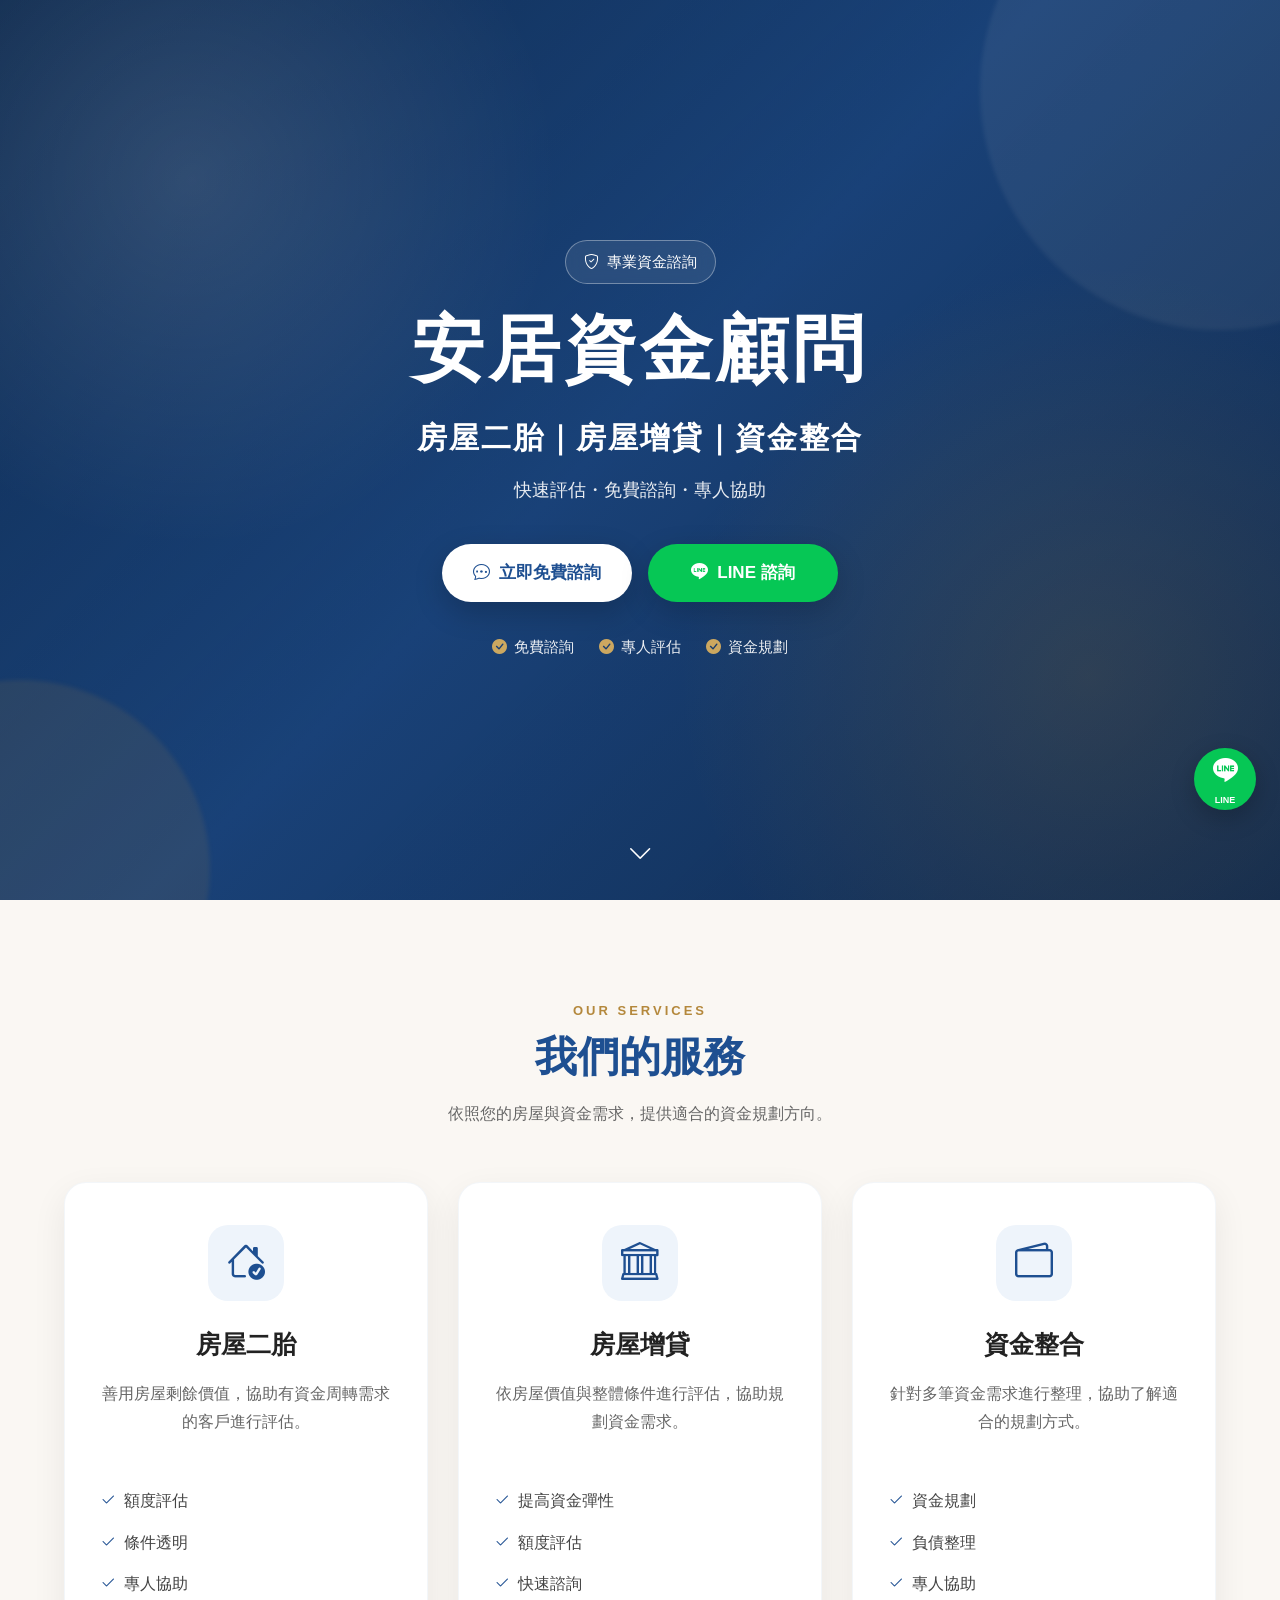
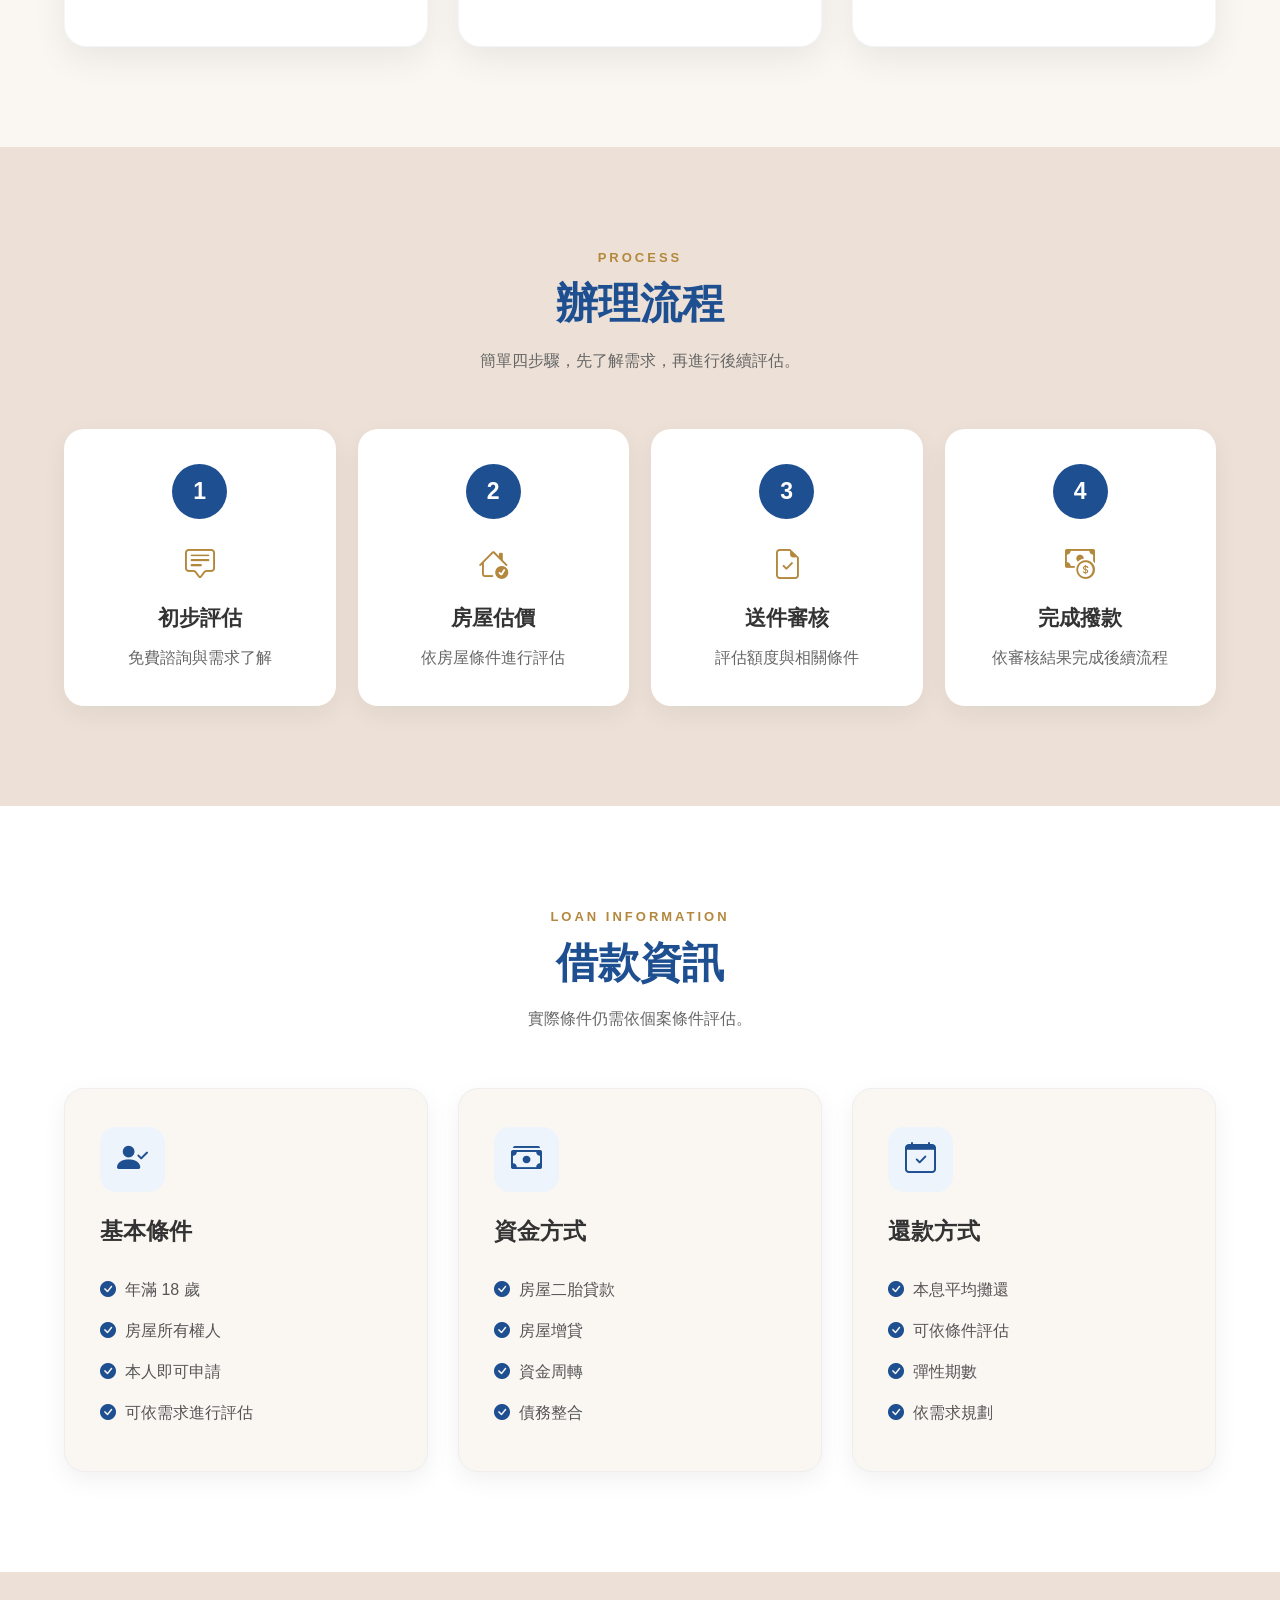
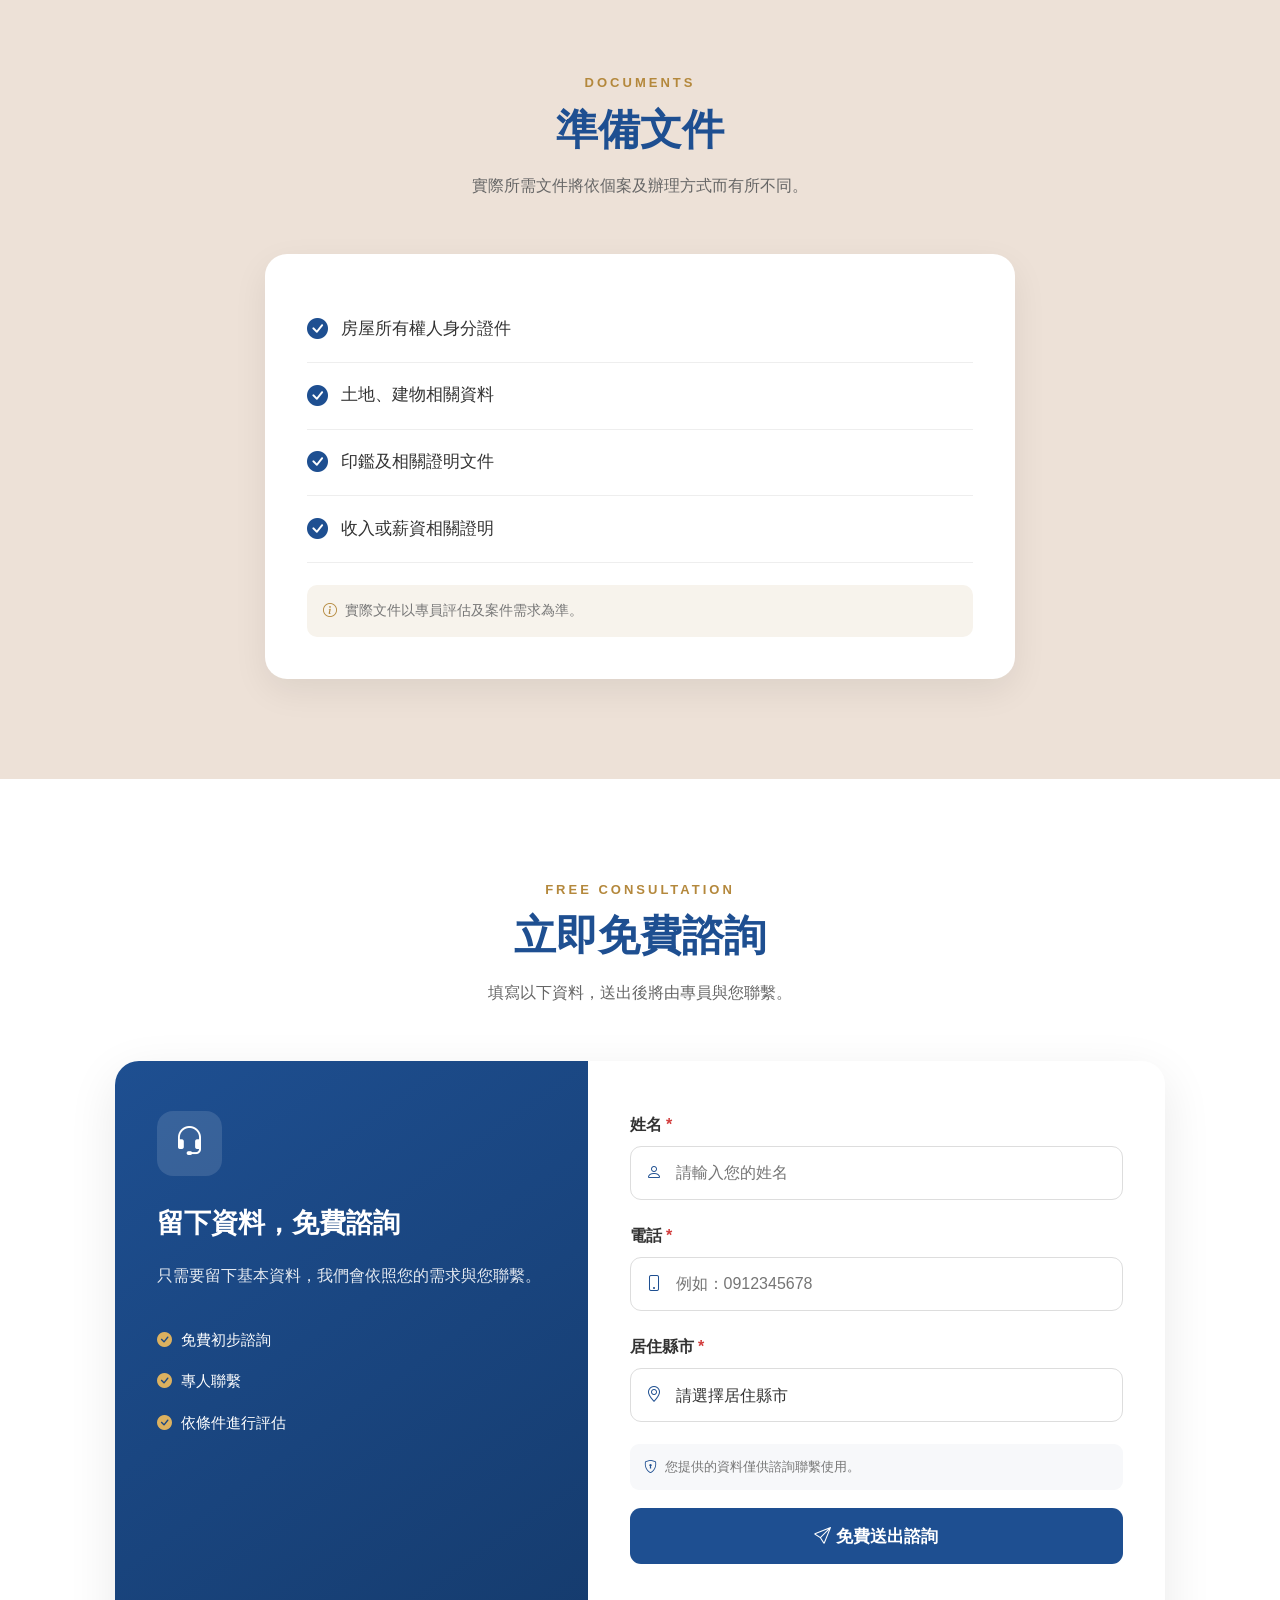
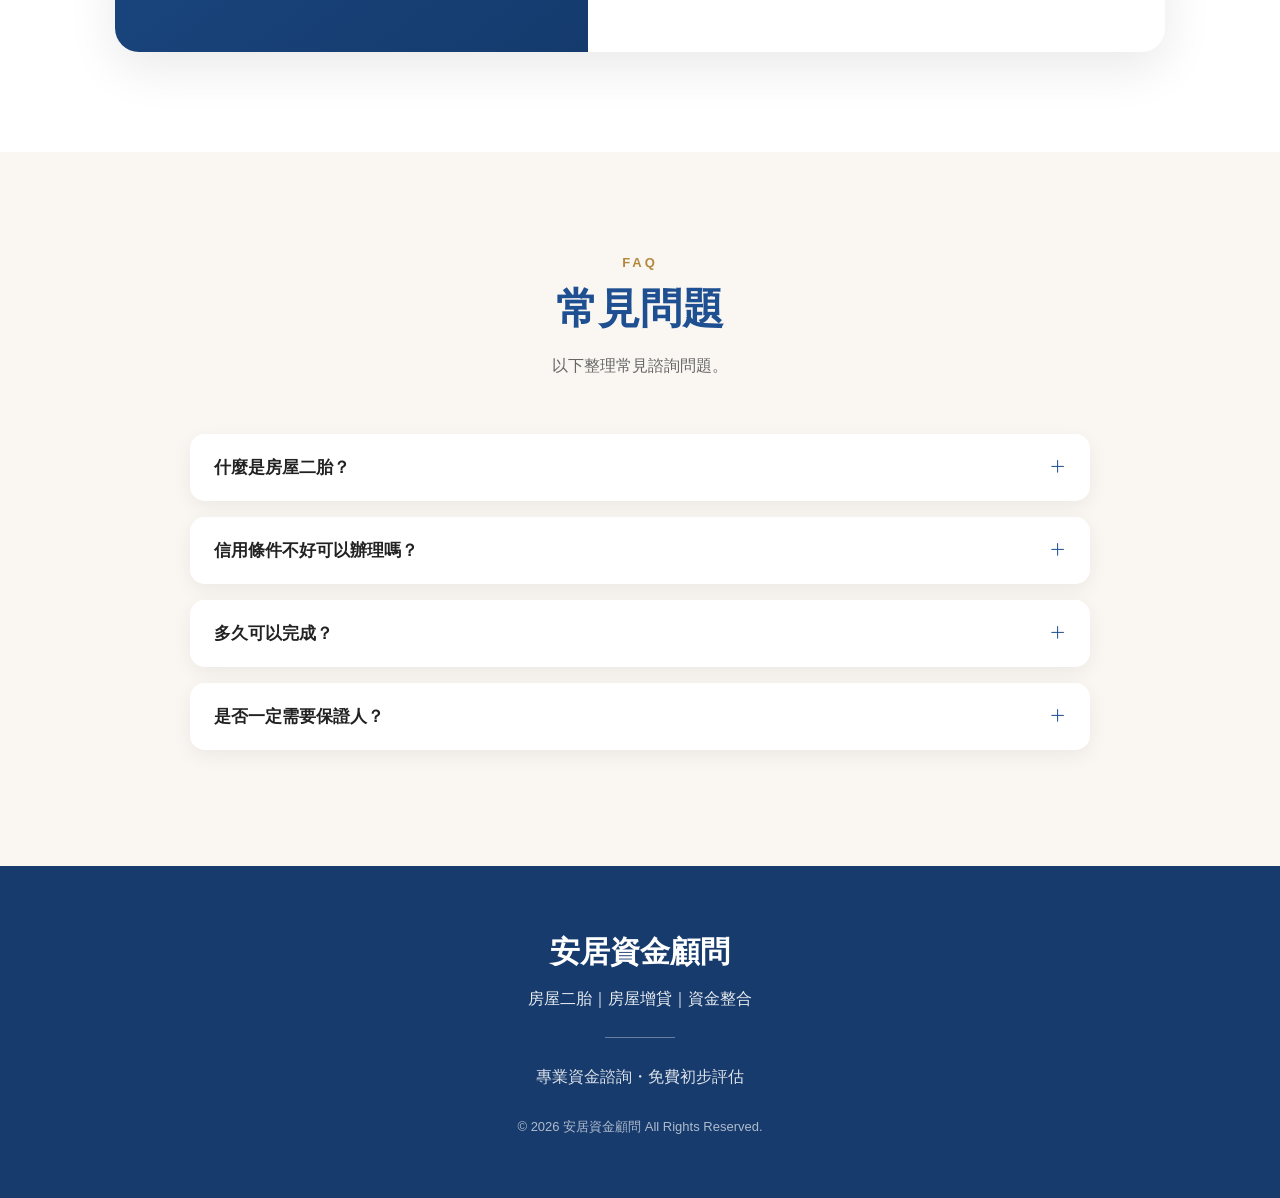
<file: index.html>
<!DOCTYPE html>
<html lang="zh-Hant-TW">
<head>
    <meta charset="UTF-8">
    <meta name="viewport" content="width=device-width, initial-scale=1.0">

    <meta name="description" content="安居資金顧問｜房屋二胎、房屋增貸、資金整合，提供免費諮詢與專人協助。">
    <meta name="keywords" content="房屋二胎,房屋增貸,資金整合,房屋貸款,資金周轉">
    <meta name="robots" content="index, follow">

    <title>安居資金顧問｜房屋二胎・房屋增貸・資金整合</title>

    <link
        rel="stylesheet"
        href="https://cdn.jsdelivr.net/npm/bootstrap-icons@1.11.3/font/bootstrap-icons.css"
    >

    <link rel="stylesheet" href="style.css">
</head>

<body>

<!-- ================= HERO ================= -->

<header class="hero" id="home">

    <div class="hero-bg-shape shape-one"></div>
    <div class="hero-bg-shape shape-two"></div>

    <div class="overlay">

        <div class="hero-content">

            <div class="hero-badge">
                <i class="bi bi-shield-check"></i>
                專業資金諮詢
            </div>

            <h1>安居資金顧問</h1>

            <p class="hero-main-text">
                房屋二胎｜房屋增貸｜資金整合
            </p>

            <p class="hero-sub-text">
                快速評估・免費諮詢・專人協助
            </p>

            <div class="hero-btn">

                <a href="#contact" class="btn-main">
                    <i class="bi bi-chat-dots"></i>
                    立即免費諮詢
                </a>

                <a
                    href="https://line.me/"
                    class="btn-line"
                    target="_blank"
                    rel="noopener noreferrer"
                >
                    <i class="bi bi-line"></i>
                    LINE 諮詢
                </a>

            </div>

            <div class="hero-trust">

                <span>
                    <i class="bi bi-check-circle-fill"></i>
                    免費諮詢
                </span>

                <span>
                    <i class="bi bi-check-circle-fill"></i>
                    專人評估
                </span>

                <span>
                    <i class="bi bi-check-circle-fill"></i>
                    資金規劃
                </span>

            </div>

        </div>

        <a href="#service" class="scroll-down" aria-label="往下瀏覽">
            <i class="bi bi-chevron-down"></i>
        </a>

    </div>

</header>


<!-- ================= 服務特色 ================= -->

<section class="service section-padding" id="service">

    <div class="container">

        <div class="section-heading reveal">

            <span class="section-label">OUR SERVICES</span>

            <h2>我們的服務</h2>

            <p>
                依照您的房屋與資金需求，提供適合的資金規劃方向。
            </p>

        </div>

        <div class="card-group">

            <article class="card reveal">

                <div class="icon-box">
                    <i class="bi bi-house-check"></i>
                </div>

                <h3>房屋二胎</h3>

                <p class="card-description">
                    善用房屋剩餘價值，協助有資金周轉需求的客戶進行評估。
                </p>

                <ul>
                    <li>
                        <i class="bi bi-check2"></i>
                        額度評估
                    </li>

                    <li>
                        <i class="bi bi-check2"></i>
                        條件透明
                    </li>

                    <li>
                        <i class="bi bi-check2"></i>
                        專人協助
                    </li>
                </ul>

            </article>


            <article class="card reveal reveal-delay-1">

                <div class="icon-box">
                    <i class="bi bi-bank"></i>
                </div>

                <h3>房屋增貸</h3>

                <p class="card-description">
                    依房屋價值與整體條件進行評估，協助規劃資金需求。
                </p>

                <ul>
                    <li>
                        <i class="bi bi-check2"></i>
                        提高資金彈性
                    </li>

                    <li>
                        <i class="bi bi-check2"></i>
                        額度評估
                    </li>

                    <li>
                        <i class="bi bi-check2"></i>
                        快速諮詢
                    </li>
                </ul>

            </article>


            <article class="card reveal reveal-delay-2">

                <div class="icon-box">
                    <i class="bi bi-wallet2"></i>
                </div>

                <h3>資金整合</h3>

                <p class="card-description">
                    針對多筆資金需求進行整理，協助了解適合的規劃方式。
                </p>

                <ul>
                    <li>
                        <i class="bi bi-check2"></i>
                        資金規劃
                    </li>

                    <li>
                        <i class="bi bi-check2"></i>
                        負債整理
                    </li>

                    <li>
                        <i class="bi bi-check2"></i>
                        專人協助
                    </li>
                </ul>

            </article>

        </div>

    </div>

</section>


<!-- ================= 流程 ================= -->

<section class="process section-padding">

    <div class="container">

        <div class="section-heading reveal">

            <span class="section-label">PROCESS</span>

            <h2>辦理流程</h2>

            <p>
                簡單四步驟，先了解需求，再進行後續評估。
            </p>

        </div>

        <div class="step-group">

            <div class="step reveal">

                <div class="num">1</div>

                <div class="step-icon">
                    <i class="bi bi-chat-square-text"></i>
                </div>

                <h3>初步評估</h3>

                <p>免費諮詢與需求了解</p>

            </div>


            <div class="step reveal reveal-delay-1">

                <div class="num">2</div>

                <div class="step-icon">
                    <i class="bi bi-house-check"></i>
                </div>

                <h3>房屋估價</h3>

                <p>依房屋條件進行評估</p>

            </div>


            <div class="step reveal reveal-delay-2">

                <div class="num">3</div>

                <div class="step-icon">
                    <i class="bi bi-file-earmark-check"></i>
                </div>

                <h3>送件審核</h3>

                <p>評估額度與相關條件</p>

            </div>


            <div class="step reveal reveal-delay-3">

                <div class="num">4</div>

                <div class="step-icon">
                    <i class="bi bi-cash-coin"></i>
                </div>

                <h3>完成撥款</h3>

                <p>依審核結果完成後續流程</p>

            </div>

        </div>

    </div>

</section>


<!-- ================= 借款資訊 ================= -->

<section class="loan-info section-padding">

    <div class="container">

        <div class="section-heading reveal">

            <span class="section-label">LOAN INFORMATION</span>

            <h2>借款資訊</h2>

            <p>
                實際條件仍需依個案條件評估。
            </p>

        </div>

        <div class="loan-grid">

            <article class="loan-card reveal">

                <div class="loan-icon">
                    <i class="bi bi-person-check-fill"></i>
                </div>

                <h3>基本條件</h3>

                <ul>
                    <li>
                        <i class="bi bi-check-circle-fill"></i>
                        年滿 18 歲
                    </li>

                    <li>
                        <i class="bi bi-check-circle-fill"></i>
                        房屋所有權人
                    </li>

                    <li>
                        <i class="bi bi-check-circle-fill"></i>
                        本人即可申請
                    </li>

                    <li>
                        <i class="bi bi-check-circle-fill"></i>
                        可依需求進行評估
                    </li>
                </ul>

            </article>


            <article class="loan-card reveal reveal-delay-1">

                <div class="loan-icon">
                    <i class="bi bi-cash-stack"></i>
                </div>

                <h3>資金方式</h3>

                <ul>
                    <li>
                        <i class="bi bi-check-circle-fill"></i>
                        房屋二胎貸款
                    </li>

                    <li>
                        <i class="bi bi-check-circle-fill"></i>
                        房屋增貸
                    </li>

                    <li>
                        <i class="bi bi-check-circle-fill"></i>
                        資金周轉
                    </li>

                    <li>
                        <i class="bi bi-check-circle-fill"></i>
                        債務整合
                    </li>
                </ul>

            </article>


            <article class="loan-card reveal reveal-delay-2">

                <div class="loan-icon">
                    <i class="bi bi-calendar-check"></i>
                </div>

                <h3>還款方式</h3>

                <ul>
                    <li>
                        <i class="bi bi-check-circle-fill"></i>
                        本息平均攤還
                    </li>

                    <li>
                        <i class="bi bi-check-circle-fill"></i>
                        可依條件評估
                    </li>

                    <li>
                        <i class="bi bi-check-circle-fill"></i>
                        彈性期數
                    </li>

                    <li>
                        <i class="bi bi-check-circle-fill"></i>
                        依需求規劃
                    </li>
                </ul>

            </article>

        </div>

    </div>

</section>


<!-- ================= 準備文件 ================= -->

<section class="document section-padding">

    <div class="container">

        <div class="section-heading reveal">

            <span class="section-label">DOCUMENTS</span>

            <h2>準備文件</h2>

            <p>
                實際所需文件將依個案及辦理方式而有所不同。
            </p>

        </div>

        <div class="doc-box reveal">

            <div class="doc-item">
                <i class="bi bi-check-circle-fill"></i>
                <span>房屋所有權人身分證件</span>
            </div>

            <div class="doc-item">
                <i class="bi bi-check-circle-fill"></i>
                <span>土地、建物相關資料</span>
            </div>

            <div class="doc-item">
                <i class="bi bi-check-circle-fill"></i>
                <span>印鑑及相關證明文件</span>
            </div>

            <div class="doc-item">
                <i class="bi bi-check-circle-fill"></i>
                <span>收入或薪資相關證明</span>
            </div>

            <div class="doc-note">
                <i class="bi bi-info-circle"></i>
                實際文件以專員評估及案件需求為準。
            </div>

        </div>

    </div>

</section>


<!-- ================= 免費諮詢 ================= -->

<section class="contact section-padding" id="contact">

    <div class="container">

        <div class="section-heading reveal">

            <span class="section-label">FREE CONSULTATION</span>

            <h2>立即免費諮詢</h2>

            <p>
                填寫以下資料，送出後將由專員與您聯繫。
            </p>

        </div>


        <div class="contact-wrapper reveal">

            <div class="contact-intro">

                <div class="contact-intro-icon">
                    <i class="bi bi-headset"></i>
                </div>

                <h3>留下資料，免費諮詢</h3>

                <p>
                    只需要留下基本資料，我們會依照您的需求與您聯繫。
                </p>

                <div class="contact-points">

                    <div>
                        <i class="bi bi-check-circle-fill"></i>
                        免費初步諮詢
                    </div>

                    <div>
                        <i class="bi bi-check-circle-fill"></i>
                        專人聯繫
                    </div>

                    <div>
                        <i class="bi bi-check-circle-fill"></i>
                        依條件進行評估
                    </div>

                </div>

            </div>


            <div class="form-area">

                <form
                    class="contact-form"
                    id="contactForm"
                    action="https://docs.google.com/forms/u/0/d/e/1FAIpQLSfb25aXBMZCz48LE0r_IVxbjYgglAGuU0UCQP7Yd_a4fygP_A/formResponse"
                    method="POST"
                    target="googleFormFrame"
                    autocomplete="on"
                >

                    <div class="form-group">

                        <label for="name">
                            姓名
                            <span>*</span>
                        </label>

                        <div class="input-wrap">

                            <i class="bi bi-person"></i>

                            <input
                                type="text"
                                id="name"
                                name="entry.1581689935"
                                placeholder="請輸入您的姓名"
                                autocomplete="name"
                                required
                            >

                        </div>

                    </div>


                    <div class="form-group">

                        <label for="phone">
                            電話
                            <span>*</span>
                        </label>

                        <div class="input-wrap">

                            <i class="bi bi-phone"></i>

                            <input
                                type="tel"
                                id="phone"
                                name="entry.17964318"
                                placeholder="例如：0912345678"
                                autocomplete="tel"
                                inputmode="numeric"
                                maxlength="10"
                                required
                            >

                        </div>

                    </div>


                    <div class="form-group">

                        <label for="city">
                            居住縣市
                            <span>*</span>
                        </label>

                        <div class="input-wrap select-wrap">

                            <i class="bi bi-geo-alt"></i>

                            <select
                                id="city"
                                name="entry.1045215770"
                                required
                            >

                                <option value="" selected disabled>
                                    請選擇居住縣市
                                </option>

                                <option value="基隆市">基隆市</option>
                                <option value="台北市">台北市</option>
                                <option value="新北市">新北市</option>
                                <option value="桃園市">桃園市</option>
                                <option value="新竹市">新竹市</option>
                                <option value="新竹縣">新竹縣</option>
                                <option value="苗栗縣">苗栗縣</option>
                                <option value="台中市">台中市</option>
                                <option value="彰化縣">彰化縣</option>
                                <option value="南投縣">南投縣</option>
                                <option value="雲林縣">雲林縣</option>
                                <option value="嘉義市">嘉義市</option>
                                <option value="嘉義縣">嘉義縣</option>
                                <option value="台南市">台南市</option>
                                <option value="高雄市">高雄市</option>
                                <option value="屏東縣">屏東縣</option>
                                <option value="宜蘭縣">宜蘭縣</option>
                                <option value="花蓮縣">花蓮縣</option>
                                <option value="台東縣">台東縣</option>
                                <option value="澎湖縣">澎湖縣</option>
                                <option value="金門縣">金門縣</option>
                                <option value="連江縣">連江縣</option>

                            </select>

                        </div>

                    </div>


                    <div class="privacy-note">

                        <i class="bi bi-shield-lock"></i>

                        <span>
                            您提供的資料僅供諮詢聯繫使用。
                        </span>

                    </div>


                    <button
                        type="submit"
                        class="submit-btn"
                        id="submitBtn"
                    >

                        <span class="btn-text">
                            <i class="bi bi-send"></i>
                            免費送出諮詢
                        </span>

                        <span class="btn-loading">
                            <i class="bi bi-arrow-repeat"></i>
                            資料送出中...
                        </span>

                    </button>

                    <p class="form-message" id="formMessage"></p>

                </form>

            </div>

        </div>

    </div>

</section>


<!-- Google Form 隱藏接收框架 -->

<iframe
    name="googleFormFrame"
    id="googleFormFrame"
    class="hidden-frame"
    title="Google Form"
></iframe>


<!-- ================= FAQ ================= -->

<section class="faq section-padding">

    <div class="container">

        <div class="section-heading reveal">

            <span class="section-label">FAQ</span>

            <h2>常見問題</h2>

            <p>
                以下整理常見諮詢問題。
            </p>

        </div>


        <div class="accordion">

            <div class="faq-item reveal">

                <button
                    type="button"
                    class="faq-title"
                    aria-expanded="false"
                >

                    <span>什麼是房屋二胎？</span>

                    <i class="bi bi-plus-lg"></i>

                </button>

                <div class="faq-content">

                    <p>
                        房屋二胎是利用房屋剩餘價值再次進行資金規劃，
                        實際可否辦理及相關條件，需依房屋價值與個人條件進行評估。
                    </p>

                </div>

            </div>


            <div class="faq-item reveal">

                <button
                    type="button"
                    class="faq-title"
                    aria-expanded="false"
                >

                    <span>信用條件不好可以辦理嗎？</span>

                    <i class="bi bi-plus-lg"></i>

                </button>

                <div class="faq-content">

                    <p>
                        是否可以辦理需依個案條件評估，包含房屋價值、
                        收入、負債及整體條件等，建議先進行免費諮詢。
                    </p>

                </div>

            </div>


            <div class="faq-item reveal">

                <button
                    type="button"
                    class="faq-title"
                    aria-expanded="false"
                >

                    <span>多久可以完成？</span>

                    <i class="bi bi-plus-lg"></i>

                </button>

                <div class="faq-content">

                    <p>
                        實際時間會依案件條件、文件完整度及審核流程而有所不同，
                        無法保證固定工作天數。
                    </p>

                </div>

            </div>


            <div class="faq-item reveal">

                <button
                    type="button"
                    class="faq-title"
                    aria-expanded="false"
                >

                    <span>是否一定需要保證人？</span>

                    <i class="bi bi-plus-lg"></i>

                </button>

                <div class="faq-content">

                    <p>
                        是否需要保證人需依個案條件與實際審核結果而定，
                        建議先提供基本資料進行評估。
                    </p>

                </div>

            </div>

        </div>

    </div>

</section>


<!-- ================= LINE FLOAT ================= -->

<a
    href="https://line.me/"
    class="line-float"
    target="_blank"
    rel="noopener noreferrer"
    aria-label="LINE 諮詢"
>
    <i class="bi bi-line"></i>
    <span>LINE</span>
</a>


<!-- ================= TOP BUTTON ================= -->

<button
    type="button"
    id="topBtn"
    aria-label="回到頂端"
>
    <i class="bi bi-arrow-up"></i>
</button>


<!-- ================= FOOTER ================= -->

<footer>

    <div class="container">

        <div class="footer-logo">
            安居資金顧問
        </div>

        <p class="footer-service">
            房屋二胎｜房屋增貸｜資金整合
        </p>

        <div class="footer-divider"></div>

        <p class="footer-contact">
            專業資金諮詢・免費初步評估
        </p>

        <p class="copyright">
            © 2026 安居資金顧問 All Rights Reserved.
        </p>

    </div>

</footer>


<script src="script.js"></script>

</body>
</html>
</file>
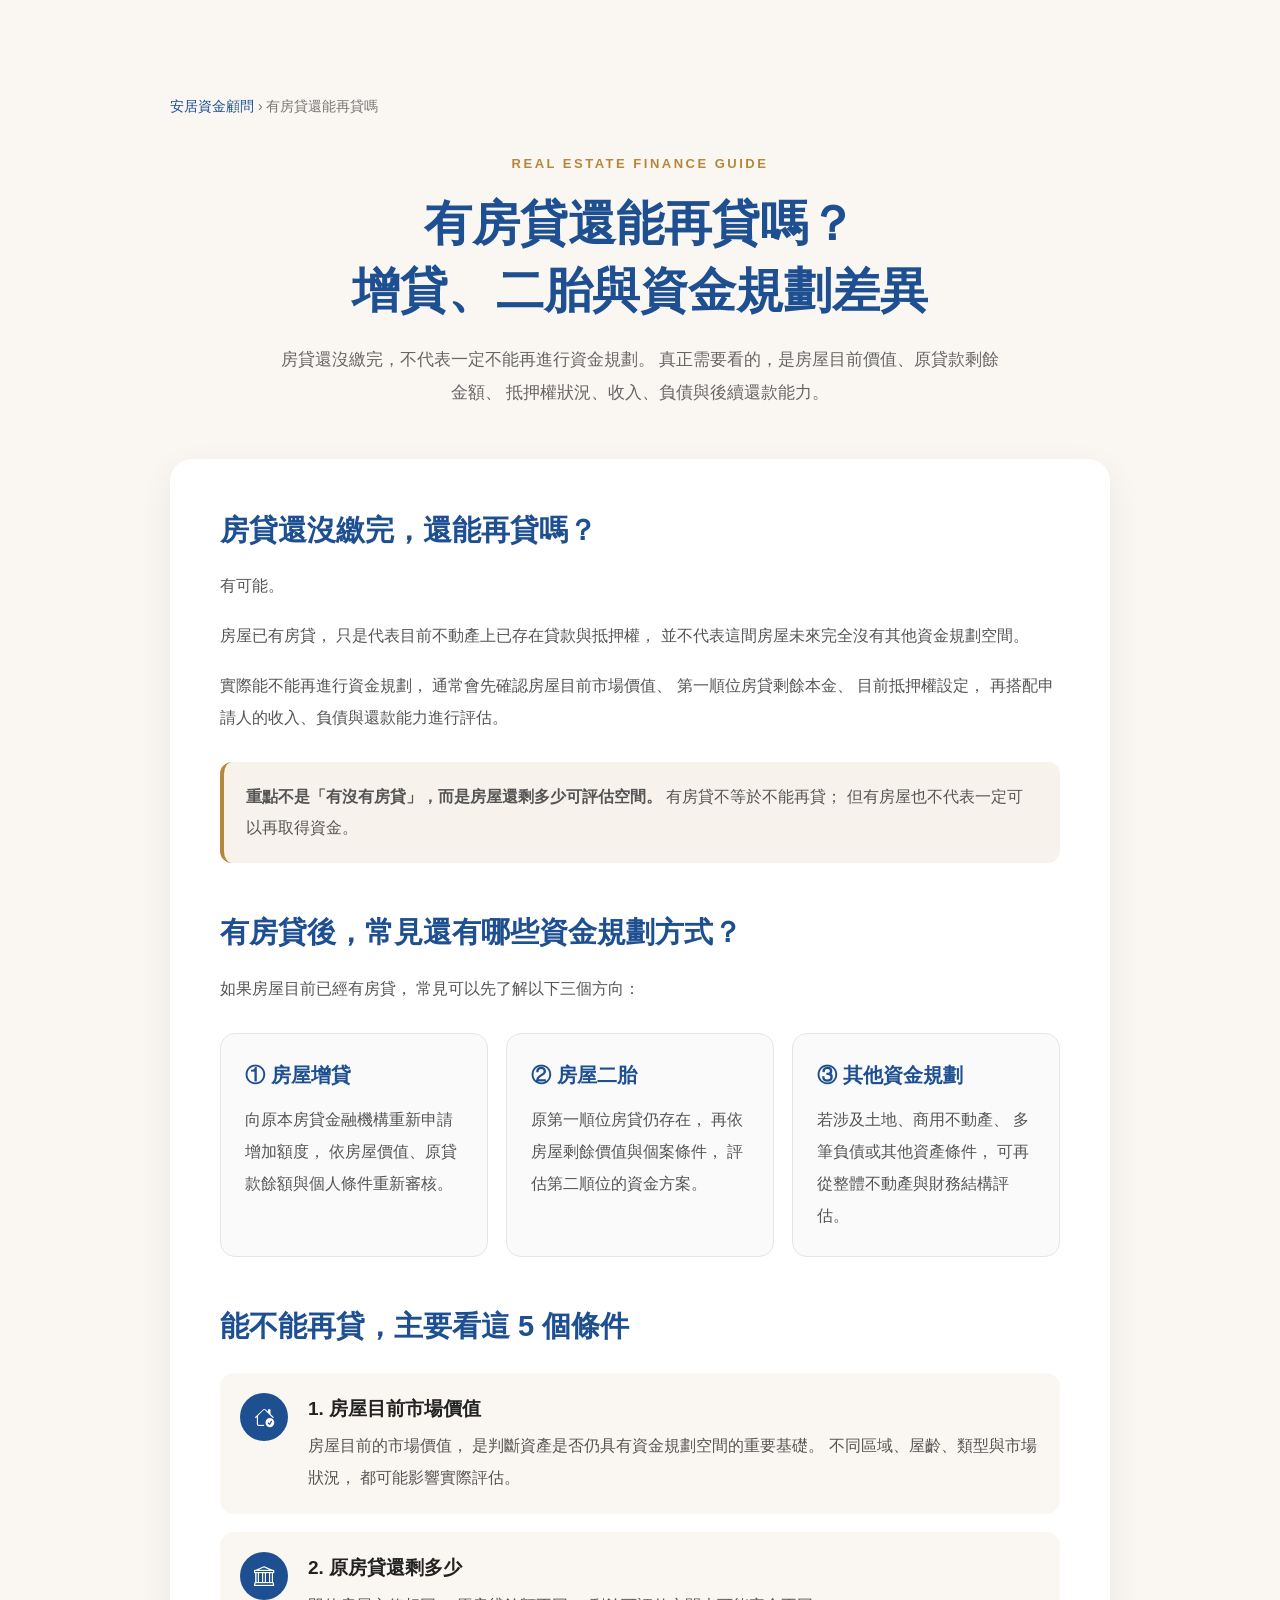
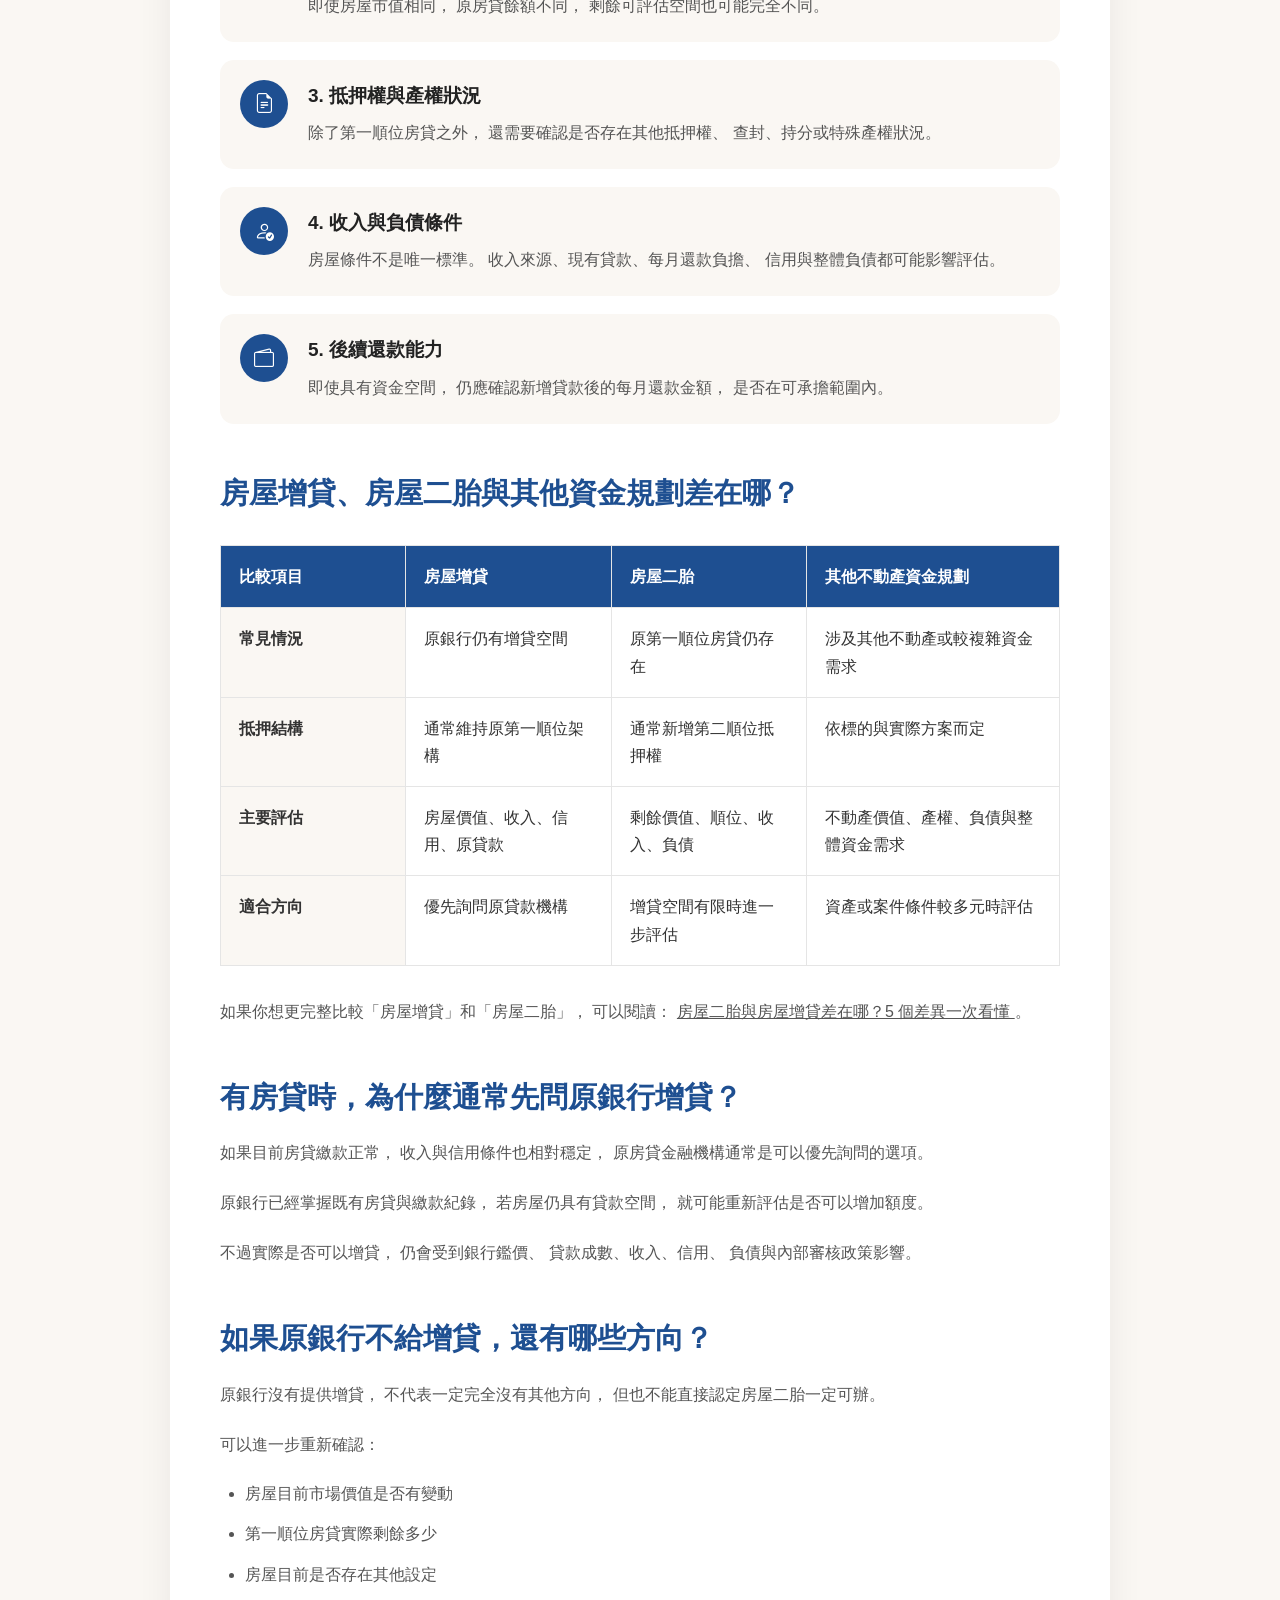
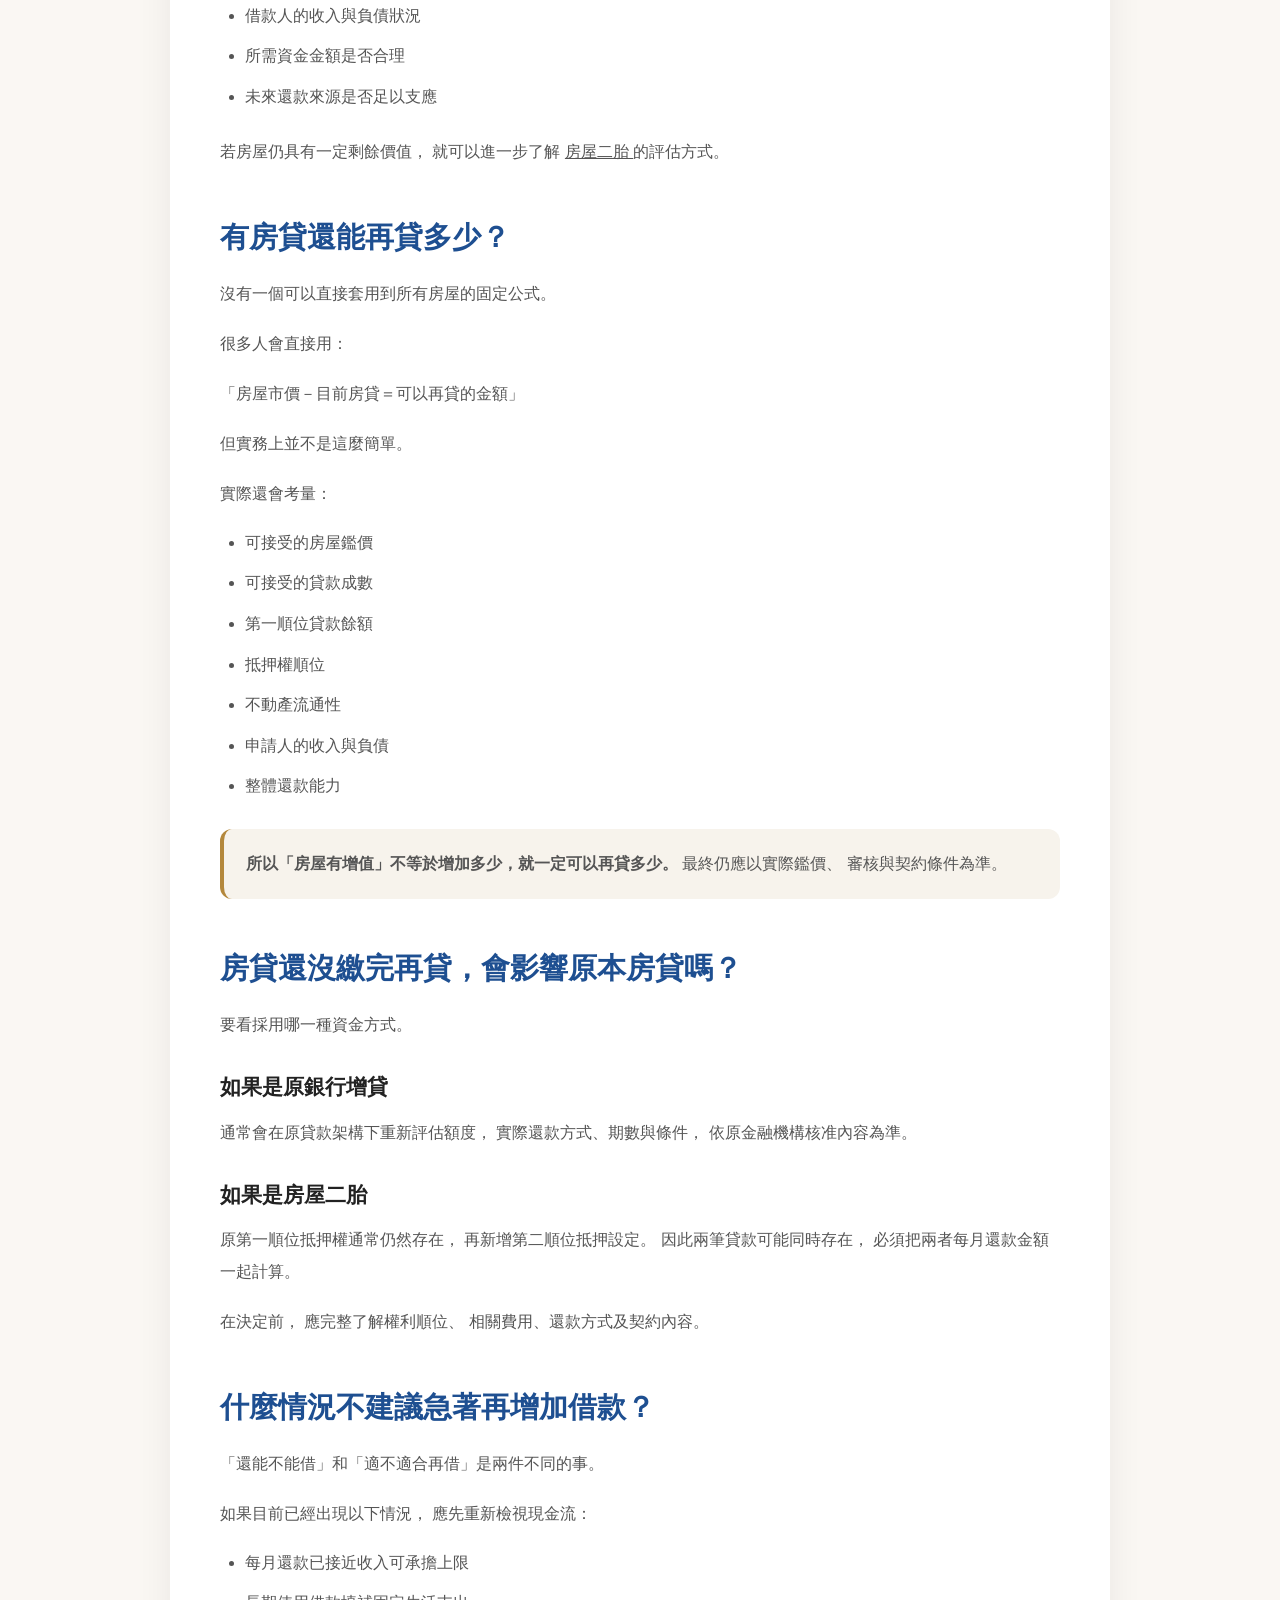
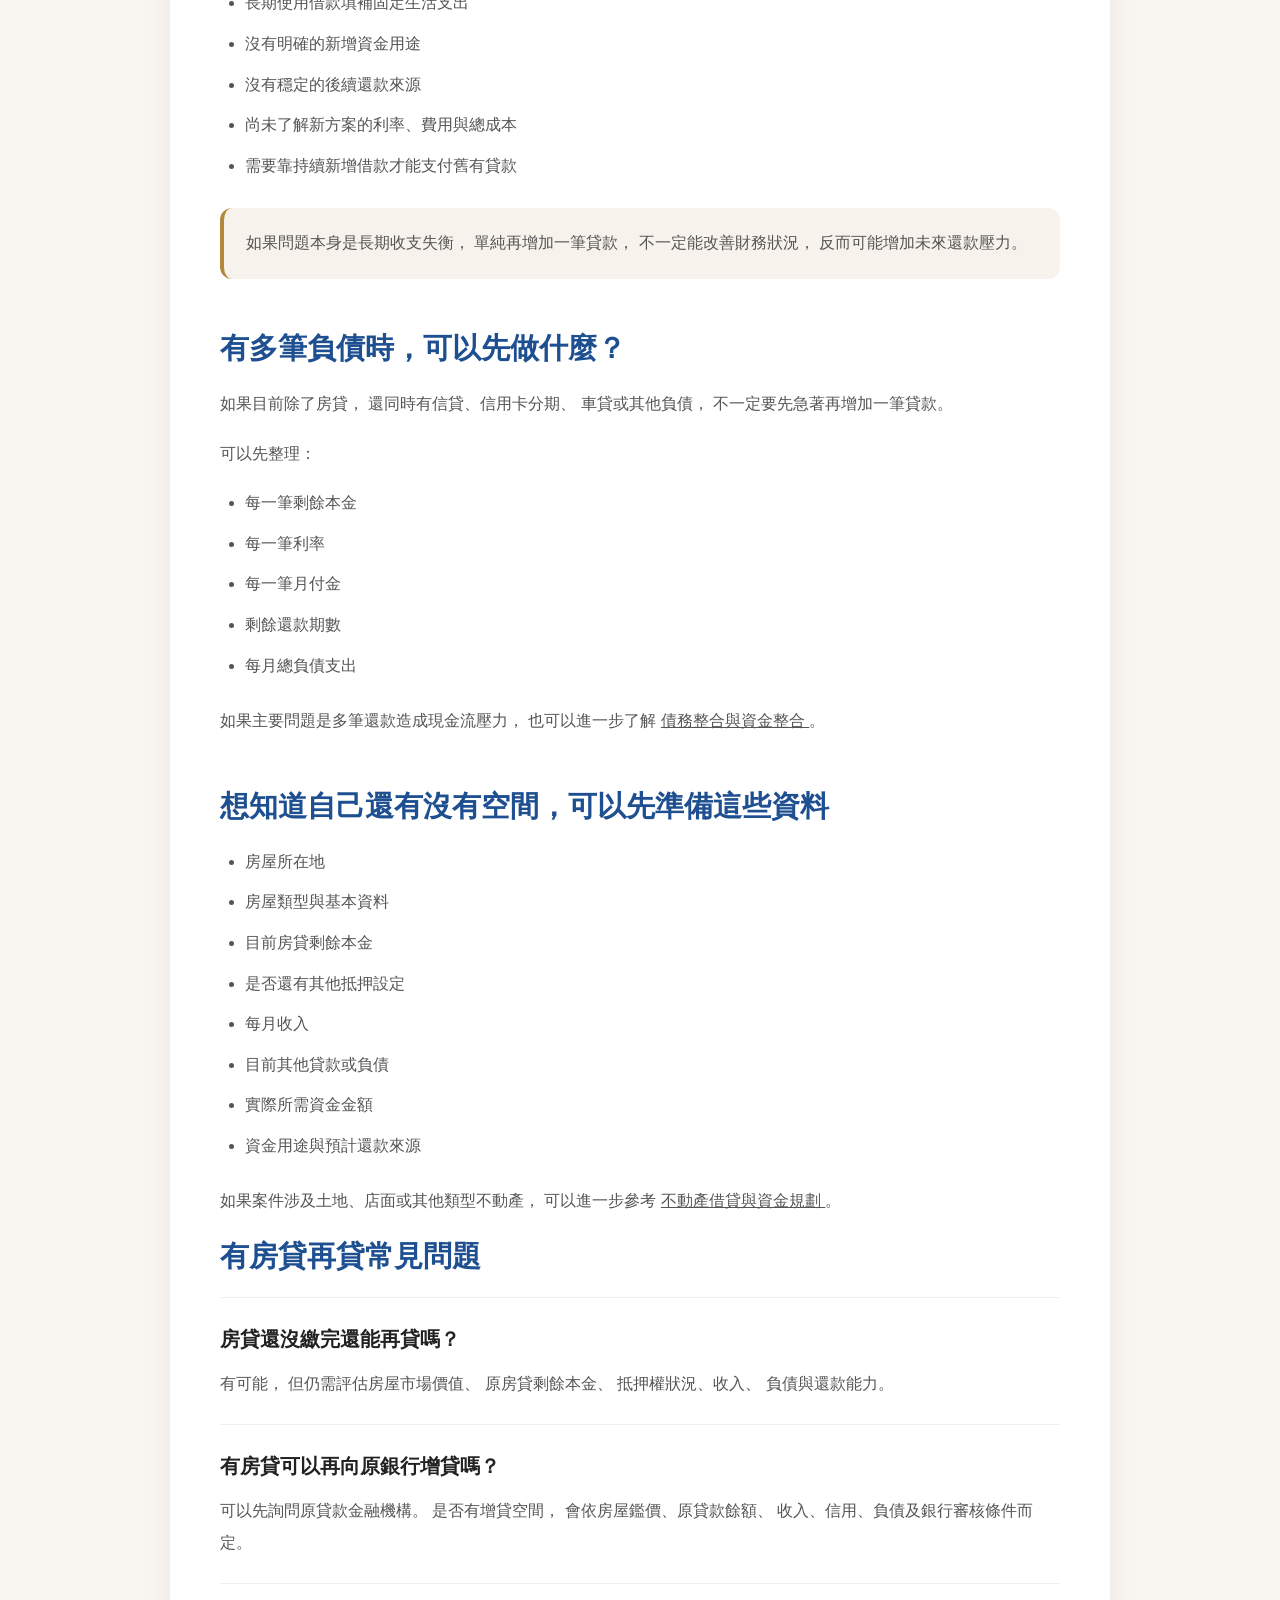
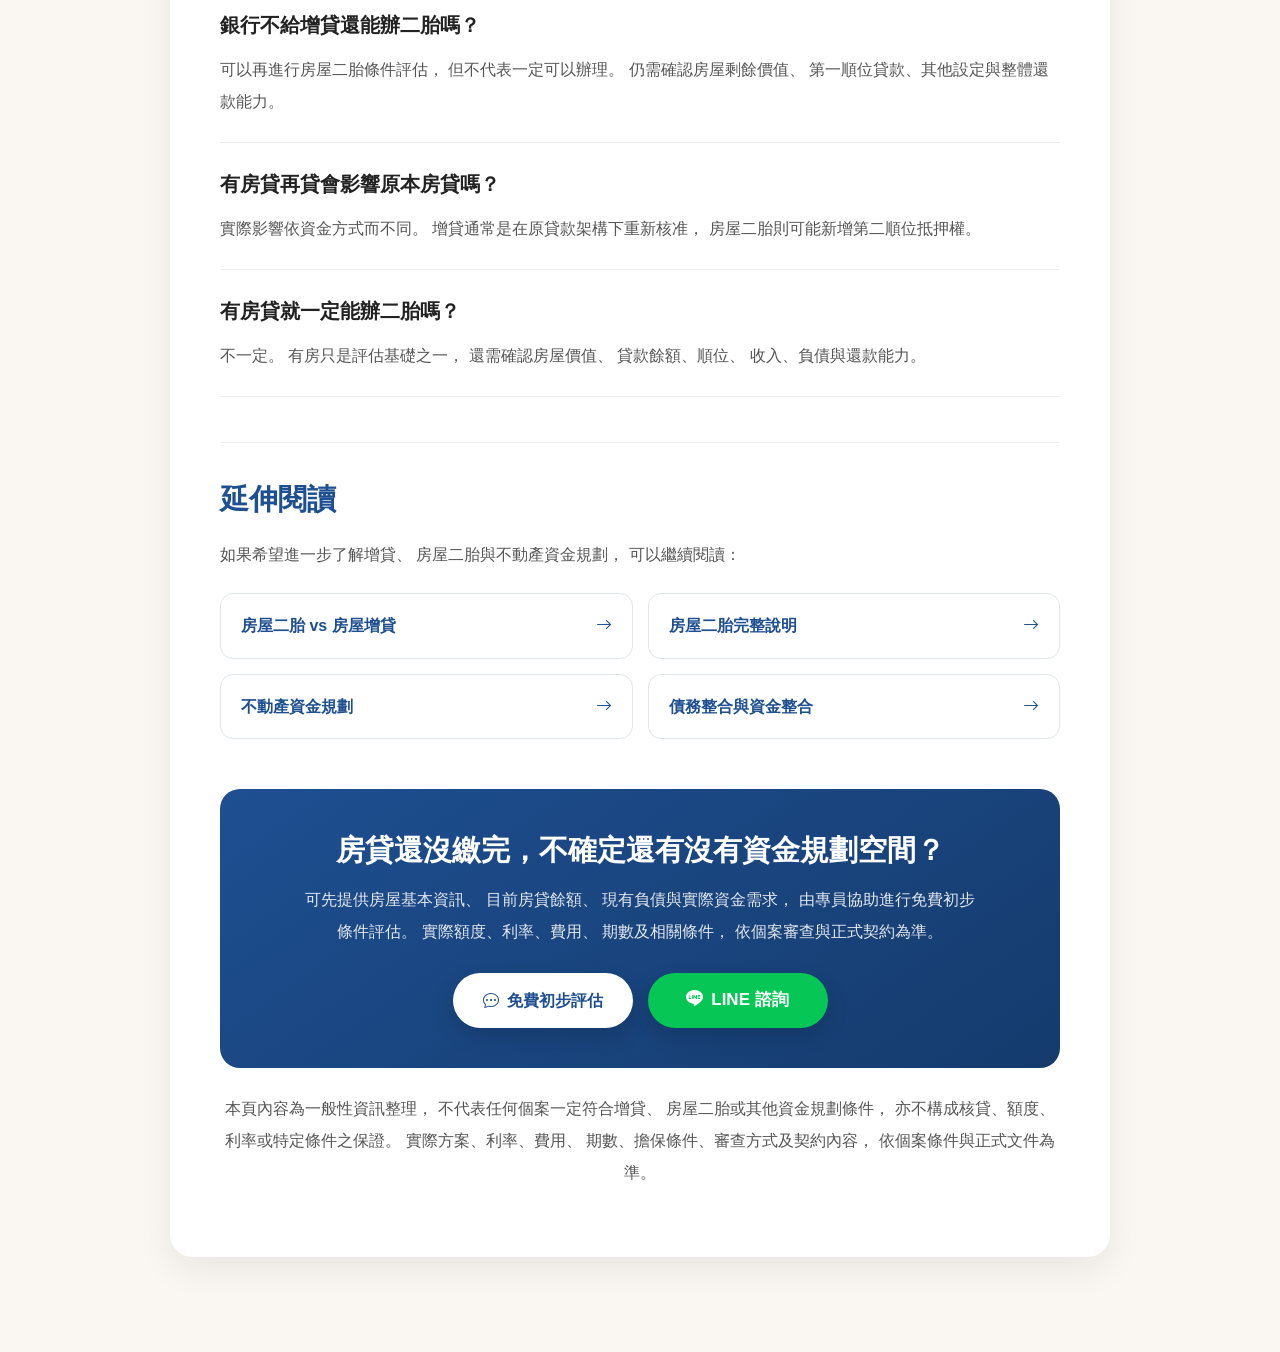
<file: can-i-borrow-again-with-mortgage.html>
<!DOCTYPE html>
<html lang="zh-Hant-TW">

<head>

    <meta charset="UTF-8">

    <meta
        name="viewport"
        content="width=device-width, initial-scale=1.0"
    >

    <title>有房貸還能再貸嗎？增貸、二胎與資金規劃差異｜安居資金顧問</title>

    <meta
        name="description"
        content="房貸還沒繳完還能再貸嗎？安居資金顧問整理房屋增貸、房屋二胎與其他不動產資金規劃的差異，說明房屋價值、貸款餘額、收入、負債與還款能力等常見評估重點。"
    >

    <meta
        name="robots"
        content="index, follow"
    >

    <link
        rel="canonical"
        href="https://fourseasons-cyber.github.io/anju-finance/can-i-borrow-again-with-mortgage.html"
    >


    <!-- Open Graph -->

    <meta
        property="og:type"
        content="article"
    >

    <meta
        property="og:title"
        content="有房貸還能再貸嗎？增貸、二胎與資金規劃差異"
    >

    <meta
        property="og:description"
        content="房貸還沒繳完不代表一定不能再進行資金規劃。先看懂增貸、房屋二胎與不動產資金規劃的差異。"
    >

    <meta
        property="og:url"
        content="https://fourseasons-cyber.github.io/anju-finance/can-i-borrow-again-with-mortgage.html"
    >

    <meta
        property="og:site_name"
        content="安居資金顧問"
    >

    <meta
        property="og:locale"
        content="zh_TW"
    >


    <!-- Icons -->

    <link
        rel="stylesheet"
        href="https://cdn.jsdelivr.net/npm/bootstrap-icons@1.11.3/font/bootstrap-icons.css"
    >


    <!-- Main CSS -->

    <link
        rel="stylesheet"
        href="style.css"
    >


    <!-- Article CSS -->

    <style>

        .article-page {
            padding: 95px 20px;
            background: #faf7f3;
        }

        .article-container {
            max-width: 940px;
            margin: 0 auto;
        }

        .breadcrumb {
            margin-bottom: 30px;

            color: #777;
            font-size: 14px;
        }

        .breadcrumb a {
            color: #1e4f91;
            text-decoration: none;
        }

        .breadcrumb a:hover {
            text-decoration: underline;
        }

        .article-header {
            text-align: center;
            margin-bottom: 50px;
        }

        .article-label {
            display: inline-block;

            margin-bottom: 15px;

            color: #b4883c;

            font-size: 13px;
            font-weight: 800;
            letter-spacing: 2.5px;
        }

        .article-header h1 {
            max-width: 850px;
            margin: 0 auto 20px;

            color: #1e4f91;

            font-size: clamp(34px, 5vw, 48px);
            line-height: 1.4;
            font-weight: 800;
        }

        .article-header p {
            max-width: 720px;
            margin: 0 auto;

            color: #666;
            line-height: 1.9;
            font-size: 17px;
        }

        .article-content {
            background: #fff;

            padding: 50px;

            border-radius: 22px;

            box-shadow:
                0 12px 35px rgba(0,0,0,.07);
        }

        .article-content h2 {
            margin-top: 48px;
            margin-bottom: 18px;

            color: #1e4f91;

            font-size: 29px;
            line-height: 1.5;
        }

        .article-content h2:first-child {
            margin-top: 0;
        }

        .article-content h3 {
            margin-top: 28px;
            margin-bottom: 12px;

            color: #222;

            font-size: 21px;
        }

        .article-content p {
            margin-bottom: 18px;

            color: #555;

            line-height: 2;
            font-size: 16px;
        }

        .article-content ul {
            padding-left: 25px;
            margin-bottom: 25px;
        }

        .article-content li {
            margin-bottom: 11px;

            color: #555;

            line-height: 1.85;
        }

        .notice-box {
            margin: 28px 0;
            padding: 20px 22px;

            border-left: 4px solid #b4883c;
            border-radius: 12px;

            background: #f7f3ec;

            color: #555;
            line-height: 1.9;
        }

        .option-grid {
            display: grid;
            grid-template-columns: repeat(3, 1fr);
            gap: 18px;

            margin: 28px 0 32px;
        }

        .option-card {
            padding: 24px;

            border: 1px solid #e5e5e5;
            border-radius: 15px;

            background: #fafafa;
        }

        .option-card h3 {
            margin-top: 0;

            color: #1e4f91;
            font-size: 20px;
        }

        .option-card p {
            margin-bottom: 0;
        }

        .check-list {
            display: grid;
            gap: 18px;

            margin: 25px 0;
        }

        .check-item {
            display: grid;
            grid-template-columns: 52px 1fr;
            gap: 16px;

            align-items: start;

            padding: 20px;

            border-radius: 14px;

            background: #faf7f3;
        }

        .check-icon {
            width: 48px;
            height: 48px;

            display: flex;
            align-items: center;
            justify-content: center;

            border-radius: 50%;

            background: #1e4f91;
            color: #fff;

            font-size: 20px;
        }

        .check-item h3 {
            margin: 0 0 5px;

            font-size: 19px;
        }

        .check-item p {
            margin-bottom: 0;
        }

        .comparison-table-wrap {
            margin: 30px 0;
            overflow-x: auto;
        }

        .comparison-table {
            width: 100%;
            border-collapse: collapse;

            min-width: 720px;
        }

        .comparison-table th,
        .comparison-table td {
            padding: 17px 18px;

            border: 1px solid #e5e5e5;

            text-align: left;
            vertical-align: top;

            line-height: 1.7;
        }

        .comparison-table th {
            background: #1e4f91;
            color: #fff;
        }

        .comparison-table td:first-child {
            width: 22%;

            background: #faf7f3;

            font-weight: 700;
        }

        .faq-section {
            margin-top: 10px;
        }

        .faq-box {
            padding: 24px 0;

            border-top: 1px solid #eee;
        }

        .faq-box:last-child {
            border-bottom: 1px solid #eee;
        }

        .faq-box h3 {
            margin-top: 0;

            color: #222;
            font-size: 20px;
        }

        .faq-box p {
            margin-bottom: 0;
        }

        .related-services {
            margin-top: 45px;
            padding-top: 35px;

            border-top: 1px solid #eee;
        }

        .related-services h2 {
            margin-top: 0;
        }

        .related-links {
            display: grid;
            grid-template-columns: 1fr 1fr;
            gap: 15px;

            margin-top: 22px;
        }

        .related-link {
            display: flex;
            align-items: center;
            justify-content: space-between;
            gap: 15px;

            padding: 18px 20px;

            border: 1px solid #dfe5ec;
            border-radius: 13px;

            background: #fff;

            color: #1e4f91;

            text-decoration: none;
            font-weight: 700;

            transition:
                background .25s ease,
                border-color .25s ease,
                transform .25s ease;
        }

        .related-link:hover {
            background: #f4f7fb;
            border-color: #1e4f91;
            transform: translateY(-2px);
        }

        .article-cta {
            margin-top: 50px;
            padding: 40px 28px;

            border-radius: 20px;

            text-align: center;

            background:
                linear-gradient(
                    145deg,
                    #1e4f91,
                    #153b6d
                );

            color: #fff;
        }

        .article-cta h2 {
            margin-top: 0;
            margin-bottom: 12px;

            color: #fff;
        }

        .article-cta p {
            max-width: 680px;
            margin: 0 auto;

            color: rgba(255,255,255,.88);
        }

        .cta-buttons {
            display: flex;
            justify-content: center;
            flex-wrap: wrap;

            gap: 15px;

            margin-top: 25px;
        }

        .cta-buttons a {
            display: inline-flex;
            align-items: center;
            justify-content: center;
            gap: 8px;

            min-width: 180px;

            padding: 13px 24px;

            border-radius: 999px;

            text-decoration: none;
            font-weight: 700;

            transition:
                transform .25s ease,
                box-shadow .25s ease;
        }

        .cta-buttons a:hover {
            transform: translateY(-2px);
        }

        .btn-home {
            background: #fff;
            color: #1e4f91;

            box-shadow:
                0 8px 22px rgba(0,0,0,.15);
        }

        .btn-line {
            background: #06c755;
            color: #fff;

            box-shadow:
                0 8px 22px rgba(0,0,0,.14);
        }

        .article-disclaimer {
            margin-top: 25px;

            color: #777;

            font-size: 13px;
            line-height: 1.8;
            text-align: center;
        }


        @media (max-width: 768px) {

            .article-page {
                padding: 70px 15px;
            }

            .article-content {
                padding: 28px 22px;
            }

            .article-header h1 {
                font-size: 31px;
            }

            .article-header p {
                font-size: 16px;
            }

            .article-content h2 {
                font-size: 24px;
            }

            .option-grid,
            .related-links {
                grid-template-columns: 1fr;
            }

            .check-item {
                grid-template-columns: 44px 1fr;
                padding: 18px;
            }

            .check-icon {
                width: 42px;
                height: 42px;
                font-size: 17px;
            }

            .article-cta {
                padding: 32px 20px;
            }

            .cta-buttons {
                flex-direction: column;
            }

            .cta-buttons a {
                width: 100%;
            }

        }

    </style>


    <!-- Article Schema -->

    <script type="application/ld+json">
    {
        "@context": "https://schema.org",
        "@type": "Article",
        "headline": "有房貸還能再貸嗎？增貸、二胎與資金規劃差異",
        "description": "說明房貸尚未繳清時，房屋增貸、房屋二胎與其他不動產資金規劃常見評估方向。",
        "inLanguage": "zh-Hant-TW",
        "mainEntityOfPage": {
            "@type": "WebPage",
            "@id": "https://fourseasons-cyber.github.io/anju-finance/can-i-borrow-again-with-mortgage.html"
        },
        "publisher": {
            "@type": "Organization",
            "name": "安居資金顧問"
        }
    }
    </script>


    <!-- FAQ Schema -->

    <script type="application/ld+json">
    {
        "@context": "https://schema.org",
        "@type": "FAQPage",
        "mainEntity": [
            {
                "@type": "Question",
                "name": "房貸還沒繳完還能再貸嗎？",
                "acceptedAnswer": {
                    "@type": "Answer",
                    "text": "有可能，但不能單憑房屋有價值就判定一定可以。通常還需評估房屋市場價值、原房貸餘額、抵押權狀況、收入、負債及還款能力。"
                }
            },
            {
                "@type": "Question",
                "name": "有房貸可以再向原銀行增貸嗎？",
                "acceptedAnswer": {
                    "@type": "Answer",
                    "text": "可以先向原貸款金融機構詢問增貸可能性。是否可增貸及額度會依房屋鑑價、原貸款餘額、信用、收入、負債與審核政策而定。"
                }
            },
            {
                "@type": "Question",
                "name": "銀行不給增貸還可以申請房屋二胎嗎？",
                "acceptedAnswer": {
                    "@type": "Answer",
                    "text": "可以再評估房屋二胎，但不代表一定可以辦理。仍需確認房屋剩餘價值、第一順位貸款餘額、其他設定與個案還款能力。"
                }
            },
            {
                "@type": "Question",
                "name": "房貸還沒繳完再貸會影響原本房貸嗎？",
                "acceptedAnswer": {
                    "@type": "Answer",
                    "text": "實際影響會依採用的資金方式而不同。房屋增貸通常延續原貸款架構；房屋二胎則可能新增第二順位抵押權，因此應完整確認契約與權利順位。"
                }
            }
        ]
    }
    </script>

</head>


<body>


    <main class="article-page">

        <div class="article-container">


            <!-- Breadcrumb -->

            <nav class="breadcrumb" aria-label="麵包屑導覽">

                <a href="index.html">
                    安居資金顧問
                </a>

                <span> › </span>

                <span>
                    有房貸還能再貸嗎
                </span>

            </nav>


            <!-- Header -->

            <header class="article-header">

                <span class="article-label">
                    REAL ESTATE FINANCE GUIDE
                </span>

                <h1>
                    有房貸還能再貸嗎？<br>
                    增貸、二胎與資金規劃差異
                </h1>

                <p>
                    房貸還沒繳完，不代表一定不能再進行資金規劃。
                    真正需要看的，是房屋目前價值、原貸款剩餘金額、
                    抵押權狀況、收入、負債與後續還款能力。
                </p>

            </header>


            <article class="article-content">


                <!-- 01 -->

                <h2>
                    房貸還沒繳完，還能再貸嗎？
                </h2>

                <p>
                    有可能。
                </p>

                <p>
                    房屋已有房貸，
                    只是代表目前不動產上已存在貸款與抵押權，
                    並不代表這間房屋未來完全沒有其他資金規劃空間。
                </p>

                <p>
                    實際能不能再進行資金規劃，
                    通常會先確認房屋目前市場價值、
                    第一順位房貸剩餘本金、
                    目前抵押權設定，
                    再搭配申請人的收入、負債與還款能力進行評估。
                </p>

                <div class="notice-box">

                    <strong>重點不是「有沒有房貸」，而是房屋還剩多少可評估空間。</strong>

                    有房貸不等於不能再貸；
                    但有房屋也不代表一定可以再取得資金。

                </div>


                <!-- 02 -->

                <h2>
                    有房貸後，常見還有哪些資金規劃方式？
                </h2>

                <p>
                    如果房屋目前已經有房貸，
                    常見可以先了解以下三個方向：
                </p>


                <div class="option-grid">

                    <div class="option-card">

                        <h3>
                            ① 房屋增貸
                        </h3>

                        <p>
                            向原本房貸金融機構重新申請增加額度，
                            依房屋價值、原貸款餘額與個人條件重新審核。
                        </p>

                    </div>


                    <div class="option-card">

                        <h3>
                            ② 房屋二胎
                        </h3>

                        <p>
                            原第一順位房貸仍存在，
                            再依房屋剩餘價值與個案條件，
                            評估第二順位的資金方案。
                        </p>

                    </div>


                    <div class="option-card">

                        <h3>
                            ③ 其他資金規劃
                        </h3>

                        <p>
                            若涉及土地、商用不動產、
                            多筆負債或其他資產條件，
                            可再從整體不動產與財務結構評估。
                        </p>

                    </div>

                </div>


                <!-- 03 -->

                <h2>
                    能不能再貸，主要看這 5 個條件
                </h2>


                <div class="check-list">

                    <div class="check-item">

                        <div class="check-icon">
                            <i class="bi bi-house-check"></i>
                        </div>

                        <div>

                            <h3>
                                1. 房屋目前市場價值
                            </h3>

                            <p>
                                房屋目前的市場價值，
                                是判斷資產是否仍具有資金規劃空間的重要基礎。
                                不同區域、屋齡、類型與市場狀況，
                                都可能影響實際評估。
                            </p>

                        </div>

                    </div>


                    <div class="check-item">

                        <div class="check-icon">
                            <i class="bi bi-bank"></i>
                        </div>

                        <div>

                            <h3>
                                2. 原房貸還剩多少
                            </h3>

                            <p>
                                即使房屋市值相同，
                                原房貸餘額不同，
                                剩餘可評估空間也可能完全不同。
                            </p>

                        </div>

                    </div>


                    <div class="check-item">

                        <div class="check-icon">
                            <i class="bi bi-file-earmark-text"></i>
                        </div>

                        <div>

                            <h3>
                                3. 抵押權與產權狀況
                            </h3>

                            <p>
                                除了第一順位房貸之外，
                                還需要確認是否存在其他抵押權、
                                查封、持分或特殊產權狀況。
                            </p>

                        </div>

                    </div>


                    <div class="check-item">

                        <div class="check-icon">
                            <i class="bi bi-person-check"></i>
                        </div>

                        <div>

                            <h3>
                                4. 收入與負債條件
                            </h3>

                            <p>
                                房屋條件不是唯一標準。
                                收入來源、現有貸款、每月還款負擔、
                                信用與整體負債都可能影響評估。
                            </p>

                        </div>

                    </div>


                    <div class="check-item">

                        <div class="check-icon">
                            <i class="bi bi-wallet2"></i>
                        </div>

                        <div>

                            <h3>
                                5. 後續還款能力
                            </h3>

                            <p>
                                即使具有資金空間，
                                仍應確認新增貸款後的每月還款金額，
                                是否在可承擔範圍內。
                            </p>

                        </div>

                    </div>

                </div>


                <!-- 04 -->

                <h2>
                    房屋增貸、房屋二胎與其他資金規劃差在哪？
                </h2>


                <div class="comparison-table-wrap">

                    <table class="comparison-table">

                        <thead>

                            <tr>

                                <th>
                                    比較項目
                                </th>

                                <th>
                                    房屋增貸
                                </th>

                                <th>
                                    房屋二胎
                                </th>

                                <th>
                                    其他不動產資金規劃
                                </th>

                            </tr>

                        </thead>


                        <tbody>

                            <tr>

                                <td>
                                    常見情況
                                </td>

                                <td>
                                    原銀行仍有增貸空間
                                </td>

                                <td>
                                    原第一順位房貸仍存在
                                </td>

                                <td>
                                    涉及其他不動產或較複雜資金需求
                                </td>

                            </tr>


                            <tr>

                                <td>
                                    抵押結構
                                </td>

                                <td>
                                    通常維持原第一順位架構
                                </td>

                                <td>
                                    通常新增第二順位抵押權
                                </td>

                                <td>
                                    依標的與實際方案而定
                                </td>

                            </tr>


                            <tr>

                                <td>
                                    主要評估
                                </td>

                                <td>
                                    房屋價值、收入、信用、原貸款
                                </td>

                                <td>
                                    剩餘價值、順位、收入、負債
                                </td>

                                <td>
                                    不動產價值、產權、負債與整體資金需求
                                </td>

                            </tr>


                            <tr>

                                <td>
                                    適合方向
                                </td>

                                <td>
                                    優先詢問原貸款機構
                                </td>

                                <td>
                                    增貸空間有限時進一步評估
                                </td>

                                <td>
                                    資產或案件條件較多元時評估
                                </td>

                            </tr>

                        </tbody>

                    </table>

                </div>


                <p>
                    如果你想更完整比較「房屋增貸」和「房屋二胎」，
                    可以閱讀：
                    <a href="second-mortgage-vs-home-equity-loan.html">
                        房屋二胎與房屋增貸差在哪？5 個差異一次看懂
                    </a>。
                </p>


                <!-- 05 -->

                <h2>
                    有房貸時，為什麼通常先問原銀行增貸？
                </h2>

                <p>
                    如果目前房貸繳款正常，
                    收入與信用條件也相對穩定，
                    原房貸金融機構通常是可以優先詢問的選項。
                </p>

                <p>
                    原銀行已經掌握既有房貸與繳款紀錄，
                    若房屋仍具有貸款空間，
                    就可能重新評估是否可以增加額度。
                </p>

                <p>
                    不過實際是否可以增貸，
                    仍會受到銀行鑑價、
                    貸款成數、收入、信用、
                    負債與內部審核政策影響。
                </p>


                <!-- 06 -->

                <h2>
                    如果原銀行不給增貸，還有哪些方向？
                </h2>

                <p>
                    原銀行沒有提供增貸，
                    不代表一定完全沒有其他方向，
                    但也不能直接認定房屋二胎一定可辦。
                </p>

                <p>
                    可以進一步重新確認：
                </p>

                <ul>

                    <li>
                        房屋目前市場價值是否有變動
                    </li>

                    <li>
                        第一順位房貸實際剩餘多少
                    </li>

                    <li>
                        房屋目前是否存在其他設定
                    </li>

                    <li>
                        借款人的收入與負債狀況
                    </li>

                    <li>
                        所需資金金額是否合理
                    </li>

                    <li>
                        未來還款來源是否足以支應
                    </li>

                </ul>

                <p>
                    若房屋仍具有一定剩餘價值，
                    就可以進一步了解
                    <a href="house-second-mortgage.html">
                        房屋二胎
                    </a>
                    的評估方式。
                </p>


                <!-- 07 -->

                <h2>
                    有房貸還能再貸多少？
                </h2>

                <p>
                    沒有一個可以直接套用到所有房屋的固定公式。
                </p>

                <p>
                    很多人會直接用：
                </p>

                <p>
                    「房屋市價－目前房貸＝可以再貸的金額」
                </p>

                <p>
                    但實務上並不是這麼簡單。
                </p>

                <p>
                    實際還會考量：
                </p>

                <ul>

                    <li>
                        可接受的房屋鑑價
                    </li>

                    <li>
                        可接受的貸款成數
                    </li>

                    <li>
                        第一順位貸款餘額
                    </li>

                    <li>
                        抵押權順位
                    </li>

                    <li>
                        不動產流通性
                    </li>

                    <li>
                        申請人的收入與負債
                    </li>

                    <li>
                        整體還款能力
                    </li>

                </ul>


                <div class="notice-box">

                    <strong>所以「房屋有增值」不等於增加多少，就一定可以再貸多少。</strong>

                    最終仍應以實際鑑價、
                    審核與契約條件為準。

                </div>


                <!-- 08 -->

                <h2>
                    房貸還沒繳完再貸，會影響原本房貸嗎？
                </h2>

                <p>
                    要看採用哪一種資金方式。
                </p>

                <h3>
                    如果是原銀行增貸
                </h3>

                <p>
                    通常會在原貸款架構下重新評估額度，
                    實際還款方式、期數與條件，
                    依原金融機構核准內容為準。
                </p>

                <h3>
                    如果是房屋二胎
                </h3>

                <p>
                    原第一順位抵押權通常仍然存在，
                    再新增第二順位抵押設定。
                    因此兩筆貸款可能同時存在，
                    必須把兩者每月還款金額一起計算。
                </p>

                <p>
                    在決定前，
                    應完整了解權利順位、
                    相關費用、還款方式及契約內容。
                </p>


                <!-- 09 -->

                <h2>
                    什麼情況不建議急著再增加借款？
                </h2>

                <p>
                    「還能不能借」和「適不適合再借」是兩件不同的事。
                </p>

                <p>
                    如果目前已經出現以下情況，
                    應先重新檢視現金流：
                </p>

                <ul>

                    <li>
                        每月還款已接近收入可承擔上限
                    </li>

                    <li>
                        長期使用借款填補固定生活支出
                    </li>

                    <li>
                        沒有明確的新增資金用途
                    </li>

                    <li>
                        沒有穩定的後續還款來源
                    </li>

                    <li>
                        尚未了解新方案的利率、費用與總成本
                    </li>

                    <li>
                        需要靠持續新增借款才能支付舊有貸款
                    </li>

                </ul>

                <div class="notice-box">

                    如果問題本身是長期收支失衡，
                    單純再增加一筆貸款，
                    不一定能改善財務狀況，
                    反而可能增加未來還款壓力。

                </div>


                <!-- 10 -->

                <h2>
                    有多筆負債時，可以先做什麼？
                </h2>

                <p>
                    如果目前除了房貸，
                    還同時有信貸、信用卡分期、
                    車貸或其他負債，
                    不一定要先急著再增加一筆貸款。
                </p>

                <p>
                    可以先整理：
                </p>

                <ul>

                    <li>
                        每一筆剩餘本金
                    </li>

                    <li>
                        每一筆利率
                    </li>

                    <li>
                        每一筆月付金
                    </li>

                    <li>
                        剩餘還款期數
                    </li>

                    <li>
                        每月總負債支出
                    </li>

                </ul>

                <p>
                    如果主要問題是多筆還款造成現金流壓力，
                    也可以進一步了解
                    <a href="fund-consolidation.html">
                        債務整合與資金整合
                    </a>。
                </p>


                <!-- 11 -->

                <h2>
                    想知道自己還有沒有空間，可以先準備這些資料
                </h2>

                <ul>

                    <li>
                        房屋所在地
                    </li>

                    <li>
                        房屋類型與基本資料
                    </li>

                    <li>
                        目前房貸剩餘本金
                    </li>

                    <li>
                        是否還有其他抵押設定
                    </li>

                    <li>
                        每月收入
                    </li>

                    <li>
                        目前其他貸款或負債
                    </li>

                    <li>
                        實際所需資金金額
                    </li>

                    <li>
                        資金用途與預計還款來源
                    </li>

                </ul>

                <p>
                    如果案件涉及土地、店面或其他類型不動產，
                    可以進一步參考
                    <a href="real-estate-loan.html">
                        不動產借貸與資金規劃
                    </a>。
                </p>


                <!-- FAQ -->

                <section class="faq-section">

                    <h2>
                        有房貸再貸常見問題
                    </h2>


                    <div class="faq-box">

                        <h3>
                            房貸還沒繳完還能再貸嗎？
                        </h3>

                        <p>
                            有可能，
                            但仍需評估房屋市場價值、
                            原房貸剩餘本金、
                            抵押權狀況、收入、
                            負債與還款能力。
                        </p>

                    </div>


                    <div class="faq-box">

                        <h3>
                            有房貸可以再向原銀行增貸嗎？
                        </h3>

                        <p>
                            可以先詢問原貸款金融機構。
                            是否有增貸空間，
                            會依房屋鑑價、原貸款餘額、
                            收入、信用、負債及銀行審核條件而定。
                        </p>

                    </div>


                    <div class="faq-box">

                        <h3>
                            銀行不給增貸還能辦二胎嗎？
                        </h3>

                        <p>
                            可以再進行房屋二胎條件評估，
                            但不代表一定可以辦理。
                            仍需確認房屋剩餘價值、
                            第一順位貸款、其他設定與整體還款能力。
                        </p>

                    </div>


                    <div class="faq-box">

                        <h3>
                            有房貸再貸會影響原本房貸嗎？
                        </h3>

                        <p>
                            實際影響依資金方式而不同。
                            增貸通常是在原貸款架構下重新核准，
                            房屋二胎則可能新增第二順位抵押權。
                        </p>

                    </div>


                    <div class="faq-box">

                        <h3>
                            有房貸就一定能辦二胎嗎？
                        </h3>

                        <p>
                            不一定。
                            有房只是評估基礎之一，
                            還需確認房屋價值、
                            貸款餘額、順位、
                            收入、負債與還款能力。
                        </p>

                    </div>


                </section>


                <!-- Related -->

                <section class="related-services">

                    <h2>
                        延伸閱讀
                    </h2>

                    <p>
                        如果希望進一步了解增貸、
                        房屋二胎與不動產資金規劃，
                        可以繼續閱讀：
                    </p>


                    <div class="related-links">

                        <a
                            href="second-mortgage-vs-home-equity-loan.html"
                            class="related-link"
                        >

                            <span>
                                房屋二胎 vs 房屋增貸
                            </span>

                            <i class="bi bi-arrow-right"></i>

                        </a>


                        <a
                            href="house-second-mortgage.html"
                            class="related-link"
                        >

                            <span>
                                房屋二胎完整說明
                            </span>

                            <i class="bi bi-arrow-right"></i>

                        </a>


                        <a
                            href="real-estate-loan.html"
                            class="related-link"
                        >

                            <span>
                                不動產資金規劃
                            </span>

                            <i class="bi bi-arrow-right"></i>

                        </a>


                        <a
                            href="fund-consolidation.html"
                            class="related-link"
                        >

                            <span>
                                債務整合與資金整合
                            </span>

                            <i class="bi bi-arrow-right"></i>

                        </a>

                    </div>

                </section>


                <!-- CTA -->

                <section class="article-cta">

                    <h2>
                        房貸還沒繳完，不確定還有沒有資金規劃空間？
                    </h2>

                    <p>
                        可先提供房屋基本資訊、
                        目前房貸餘額、
                        現有負債與實際資金需求，
                        由專員協助進行免費初步條件評估。
                        實際額度、利率、費用、
                        期數及相關條件，
                        依個案審查與正式契約為準。
                    </p>


                    <div class="cta-buttons">

                        <a
                            href="index.html#contact"
                            class="btn-home"
                        >

                            <i class="bi bi-chat-dots"></i>

                            免費初步評估

                        </a>


                        <a
                            href="https://lin.ee/9uCF5xJ"
                            class="btn-line"
                            target="_blank"
                            rel="noopener noreferrer"
                        >

                            <i class="bi bi-line"></i>

                            LINE 諮詢

                        </a>

                    </div>

                </section>


                <p class="article-disclaimer">

                    本頁內容為一般性資訊整理，
                    不代表任何個案一定符合增貸、
                    房屋二胎或其他資金規劃條件，
                    亦不構成核貸、額度、
                    利率或特定條件之保證。
                    實際方案、利率、費用、
                    期數、擔保條件、審查方式及契約內容，
                    依個案條件與正式文件為準。

                </p>


            </article>


        </div>

    </main>


</body>

</html>
</file>
<file: style.css>
/* =========================================================
   安居資金顧問
   Main CSS
========================================================= */

* {
    margin: 0;
    padding: 0;
    box-sizing: border-box;
}

html {
    scroll-behavior: smooth;
}

body {
    font-family:
        "Microsoft JhengHei",
        "PingFang TC",
        "Noto Sans TC",
        Arial,
        sans-serif;

    background: #faf7f3;
    color: #333;
    line-height: 1.7;
    overflow-x: hidden;
}

a {
    color: inherit;
}

button,
input,
select {
    font-family: inherit;
}

.container {
    width: min(90%, 1200px);
    margin: 0 auto;
}

.section-padding {
    padding: 100px 0;
}


/* =========================================================
   HERO
========================================================= */

.hero {
    min-height: 760px;
    height: 100vh;
    position: relative;
    overflow: hidden;

    background:
        radial-gradient(
            circle at 15% 20%,
            rgba(255, 255, 255, 0.14),
            transparent 28%
        ),
        radial-gradient(
            circle at 85% 75%,
            rgba(217, 164, 65, 0.18),
            transparent 32%
        ),
        linear-gradient(
            135deg,
            #102f57 0%,
            #1e4f91 48%,
            #173b6d 100%
        );
}

.hero::before {
    content: "";
    position: absolute;
    inset: 0;

    background:
        linear-gradient(
            135deg,
            rgba(0, 0, 0, 0.08),
            rgba(0, 0, 0, 0.28)
        );

    z-index: 1;
}

.hero-bg-shape {
    position: absolute;
    border-radius: 50%;
    pointer-events: none;
    filter: blur(2px);
}

.shape-one {
    width: 480px;
    height: 480px;

    right: -180px;
    top: -150px;

    background: rgba(255, 255, 255, 0.08);
}

.shape-two {
    width: 380px;
    height: 380px;

    left: -170px;
    bottom: -160px;

    background: rgba(216, 167, 79, 0.12);
}

.overlay {
    position: relative;
    z-index: 2;

    min-height: 100%;
    height: 100%;

    display: flex;
    align-items: center;
    justify-content: center;

    padding: 40px 20px;
    color: #fff;
    text-align: center;
}

.hero-content {
    width: 100%;
    max-width: 900px;
}

.hero-badge {
    display: inline-flex;
    align-items: center;
    gap: 8px;

    padding: 8px 18px;

    border: 1px solid rgba(255,255,255,.35);
    border-radius: 999px;

    background: rgba(255,255,255,.08);

    font-size: 15px;
    margin-bottom: 22px;

    backdrop-filter: blur(8px);
}

.hero h1 {
    font-size: clamp(42px, 7vw, 72px);
    font-weight: 800;
    letter-spacing: 4px;
    line-height: 1.2;

    margin-bottom: 20px;
}

.hero-main-text {
    font-size: clamp(20px, 3vw, 30px);
    font-weight: 600;
    letter-spacing: 2px;
}

.hero-sub-text {
    margin-top: 12px;
    font-size: 18px;
    opacity: .9;
}

.hero-btn {
    display: flex;
    justify-content: center;
    gap: 16px;
    flex-wrap: wrap;

    margin-top: 38px;
}

.btn-main,
.btn-line {
    min-width: 190px;

    padding: 15px 30px;

    border-radius: 999px;

    text-decoration: none;
    font-size: 17px;
    font-weight: 700;

    display: inline-flex;
    align-items: center;
    justify-content: center;
    gap: 9px;

    transition:
        transform .25s ease,
        box-shadow .25s ease,
        background .25s ease;
}

.btn-main {
    background: #fff;
    color: #1e4f91;
    box-shadow: 0 10px 30px rgba(0,0,0,.2);
}

.btn-main:hover {
    transform: translateY(-3px);
    box-shadow: 0 14px 35px rgba(0,0,0,.28);
}

.btn-line {
    background: #06c755;
    color: #fff;
    box-shadow: 0 10px 30px rgba(0,0,0,.18);
}

.btn-line:hover {
    background: #05a947;
    transform: translateY(-3px);
}

.hero-trust {
    display: flex;
    justify-content: center;
    flex-wrap: wrap;
    gap: 25px;

    margin-top: 32px;

    font-size: 15px;
}

.hero-trust span {
    display: flex;
    align-items: center;
    gap: 7px;

    opacity: .92;
}

.hero-trust i {
    color: #dcb15f;
}

.scroll-down {
    position: absolute;
    left: 50%;
    bottom: 25px;

    transform: translateX(-50%);

    color: #fff;
    font-size: 25px;

    text-decoration: none;

    animation: scrollBounce 1.8s infinite;
}

@keyframes scrollBounce {

    0%,
    100% {
        transform: translate(-50%, 0);
    }

    50% {
        transform: translate(-50%, 8px);
    }
}


/* =========================================================
   SECTION TITLE
========================================================= */

.section-heading {
    max-width: 720px;
    margin: 0 auto 55px;
    text-align: center;
}

.section-label {
    display: block;

    color: #b4883c;

    font-size: 13px;
    font-weight: 800;
    letter-spacing: 3px;

    margin-bottom: 8px;
}

.section-heading h2 {
    color: #1e4f91;

    font-size: clamp(32px, 5vw, 42px);
    line-height: 1.3;

    margin-bottom: 15px;
}

.section-heading p {
    color: #666;
    font-size: 16px;
}


/* =========================================================
   SERVICE
========================================================= */

.service {
    background: #faf7f3;
}

.card-group {
    display: grid;
    grid-template-columns: repeat(3, 1fr);
    gap: 30px;
}

.card {
    background: #fff;

    padding: 42px 35px;

    border-radius: 22px;

    text-align: center;

    box-shadow: 0 12px 35px rgba(0,0,0,.07);

    border: 1px solid rgba(30,79,145,.05);

    transition:
        transform .3s ease,
        box-shadow .3s ease;
}

.card:hover {
    transform: translateY(-8px);
    box-shadow: 0 18px 45px rgba(0,0,0,.12);
}

.icon-box {
    width: 76px;
    height: 76px;

    margin: 0 auto 22px;

    display: flex;
    align-items: center;
    justify-content: center;

    border-radius: 20px;

    background: #eef4fb;
    color: #1e4f91;

    font-size: 38px;
}

.card h3 {
    color: #222;
    font-size: 25px;
    margin-bottom: 15px;
}

.card-description {
    color: #666;
    min-height: 82px;
    margin-bottom: 18px;
}

.card ul {
    list-style: none;
    text-align: left;
}

.card li {
    padding: 7px 0;

    display: flex;
    align-items: center;
    gap: 8px;

    color: #444;
}

.card li i {
    color: #1e4f91;
}


/* =========================================================
   PROCESS
========================================================= */

.process {
    background: #ede1d7;
}

.step-group {
    display: grid;
    grid-template-columns: repeat(4, 1fr);
    gap: 22px;
}

.step {
    background: #fff;

    padding: 35px 25px;

    border-radius: 20px;

    text-align: center;

    box-shadow: 0 8px 25px rgba(0,0,0,.06);

    position: relative;
}

.num {
    width: 55px;
    height: 55px;

    margin: 0 auto 20px;

    display: flex;
    align-items: center;
    justify-content: center;

    border-radius: 50%;

    background: #1e4f91;
    color: #fff;

    font-size: 23px;
    font-weight: 700;
}

.step-icon {
    color: #b4883c;
    font-size: 30px;
    margin-bottom: 10px;
}

.step h3 {
    font-size: 21px;
    margin-bottom: 8px;
}

.step p {
    color: #666;
}


/* =========================================================
   LOAN INFO
========================================================= */

.loan-info {
    background: #fff;
}

.loan-grid {
    display: grid;
    grid-template-columns: repeat(3, 1fr);
    gap: 30px;
}

.loan-card {
    background: #faf7f3;

    padding: 38px 35px;

    border-radius: 20px;

    box-shadow: 0 8px 25px rgba(0,0,0,.06);

    border: 1px solid #eee;
}

.loan-icon {
    width: 65px;
    height: 65px;

    display: flex;
    align-items: center;
    justify-content: center;

    background: #eef4fb;
    color: #1e4f91;

    border-radius: 16px;

    font-size: 31px;

    margin-bottom: 20px;
}

.loan-card h3 {
    font-size: 23px;
    margin-bottom: 18px;
}

.loan-card ul {
    list-style: none;
}

.loan-card li {
    display: flex;
    align-items: center;
    gap: 9px;

    padding: 7px 0;

    color: #555;
}

.loan-card li i {
    color: #1e4f91;
}


/* =========================================================
   DOCUMENT
========================================================= */

.document {
    background: #ede1d7;
}

.doc-box {
    width: min(100%, 750px);

    margin: 0 auto;

    background: #fff;

    padding: 42px;

    border-radius: 22px;

    box-shadow: 0 12px 35px rgba(0,0,0,.07);
}

.doc-item {
    display: flex;
    align-items: center;
    gap: 13px;

    padding: 15px 0;

    border-bottom: 1px solid #eee;

    font-size: 17px;
}

.doc-item:last-of-type {
    border-bottom: none;
}

.doc-item i {
    color: #1e4f91;
    font-size: 21px;
}

.doc-note {
    display: flex;
    align-items: flex-start;
    gap: 8px;

    margin-top: 22px;

    padding: 14px 16px;

    border-radius: 10px;

    background: #f7f3ec;

    color: #777;
    font-size: 14px;
}

.doc-note i {
    color: #b4883c;
}


/* =========================================================
   CONTACT
========================================================= */

.contact {
    background: #fff;
}

.contact-wrapper {
    display: grid;
    grid-template-columns: .9fr 1.1fr;

    max-width: 1050px;

    margin: 0 auto;

    border-radius: 24px;
    overflow: hidden;

    box-shadow: 0 15px 50px rgba(0,0,0,.09);
}

.contact-intro {
    padding: 50px 42px;

    background:
        linear-gradient(
            145deg,
            #1e4f91,
            #153b6d
        );

    color: #fff;
}

.contact-intro-icon {
    width: 65px;
    height: 65px;

    display: flex;
    align-items: center;
    justify-content: center;

    background: rgba(255,255,255,.12);

    border-radius: 16px;

    font-size: 31px;

    margin-bottom: 25px;
}

.contact-intro h3 {
    font-size: 27px;
    margin-bottom: 15px;
}

.contact-intro > p {
    opacity: .88;
}

.contact-points {
    margin-top: 30px;
}

.contact-points div {
    display: flex;
    align-items: center;
    gap: 9px;

    padding: 8px 0;

    font-size: 15px;
}

.contact-points i {
    color: #dcb15f;
}

.form-area {
    background: #fff;
    padding: 50px 42px;
}

.contact-form {
    width: 100%;
}

.form-group {
    margin-bottom: 22px;
}

.form-group label {
    display: block;

    font-weight: 700;

    margin-bottom: 8px;
}

.form-group label span {
    color: #d23d3d;
}

.input-wrap {
    position: relative;
}

.input-wrap > i {
    position: absolute;

    left: 16px;
    top: 50%;

    transform: translateY(-50%);

    color: #1e4f91;

    pointer-events: none;
}

.contact-form input,
.contact-form select {
    width: 100%;

    height: 54px;

    padding: 0 16px 0 45px;

    border: 1px solid #ddd;
    border-radius: 11px;

    background: #fff;

    color: #333;

    font-size: 16px;

    outline: none;

    transition:
        border-color .2s ease,
        box-shadow .2s ease;
}

.contact-form input:focus,
.contact-form select:focus {
    border-color: #1e4f91;

    box-shadow:
        0 0 0 4px rgba(30,79,145,.09);
}

.select-wrap select {
    appearance: none;
    cursor: pointer;
}

.privacy-note {
    display: flex;
    align-items: center;
    gap: 8px;

    padding: 12px 14px;

    margin-bottom: 18px;

    background: #f7f8fa;

    border-radius: 9px;

    color: #777;

    font-size: 13px;
}

.privacy-note i {
    color: #1e4f91;
}

.submit-btn {
    width: 100%;

    min-height: 56px;

    border: none;
    border-radius: 11px;

    background: #1e4f91;
    color: #fff;

    font-size: 17px;
    font-weight: 700;

    cursor: pointer;

    transition:
        background .25s ease,
        transform .25s ease;
}

.submit-btn:hover {
    background: #143b70;
    transform: translateY(-2px);
}

.submit-btn:disabled {
    cursor: wait;
    opacity: .75;
    transform: none;
}

.btn-loading {
    display: none;
}

.submit-btn.loading .btn-text {
    display: none;
}

.submit-btn.loading .btn-loading {
    display: inline-flex;
    align-items: center;
    justify-content: center;
    gap: 8px;
}

.btn-loading i {
    animation: rotateIcon 1s linear infinite;
}

@keyframes rotateIcon {
    to {
        transform: rotate(360deg);
    }
}

.form-message {
    min-height: 24px;

    margin-top: 14px;

    text-align: center;

    font-size: 15px;
    font-weight: 600;
}

.form-message.success {
    color: #16833e;
}

.form-message.error {
    color: #c43333;
}

.hidden-frame {
    position: absolute;

    width: 1px;
    height: 1px;

    border: 0;

    opacity: 0;
    pointer-events: none;
}


/* =========================================================
   FAQ
========================================================= */

.faq {
    background: #faf7f3;
}

.accordion {
    max-width: 900px;
    margin: 0 auto;
}

.faq-item {
    background: #fff;

    margin-bottom: 16px;

    border-radius: 15px;

    overflow: hidden;

    box-shadow: 0 6px 20px rgba(0,0,0,.06);
}

.faq-title {
    width: 100%;

    display: flex;
    align-items: center;
    justify-content: space-between;

    gap: 20px;

    padding: 22px 24px;

    border: none;

    background: #fff;

    color: #222;

    text-align: left;

    font-size: 17px;
    font-weight: 700;

    cursor: pointer;
}

.faq-title i {
    flex: 0 0 auto;

    color: #1e4f91;

    transition: transform .3s ease;
}

.faq-item.open .faq-title i {
    transform: rotate(45deg);
}

.faq-content {
    display: none;

    padding: 0 24px 23px;

    color: #666;

    border-top: 1px solid #eee;
}

.faq-item.open .faq-content {
    display: block;
}

.faq-content p {
    padding-top: 18px;
}


/* =========================================================
   REVEAL
========================================================= */

.reveal {
    opacity: 0;
    transform: translateY(25px);

    transition:
        opacity .7s ease,
        transform .7s ease;
}

.reveal.visible {
    opacity: 1;
    transform: translateY(0);
}

.reveal-delay-1 {
    transition-delay: .12s;
}

.reveal-delay-2 {
    transition-delay: .24s;
}

.reveal-delay-3 {
    transition-delay: .36s;
}


/* =========================================================
   LINE FLOAT
========================================================= */

.line-float {
    position: fixed;

    right: 24px;
    bottom: 90px;

    width: 62px;
    height: 62px;

    display: flex;
    flex-direction: column;
    align-items: center;
    justify-content: center;

    gap: 0;

    background: #06c755;
    color: #fff;

    border-radius: 50%;

    text-decoration: none;

    box-shadow: 0 8px 25px rgba(0,0,0,.22);

    z-index: 999;

    transition:
        transform .25s ease,
        background .25s ease;
}

.line-float:hover {
    transform: translateY(-4px);
    background: #05a947;
}

.line-float i {
    font-size: 25px;
}

.line-float span {
    font-size: 9px;
    font-weight: 700;
}


/* =========================================================
   TOP BUTTON
========================================================= */

#topBtn {
    position: fixed;

    right: 27px;
    bottom: 20px;

    width: 52px;
    height: 52px;

    border: none;

    border-radius: 50%;

    background: #1e4f91;
    color: #fff;

    font-size: 21px;

    cursor: pointer;

    opacity: 0;
    visibility: hidden;

    transform: translateY(10px);

    transition:
        opacity .25s ease,
        visibility .25s ease,
        transform .25s ease,
        background .25s ease;

    z-index: 998;

    box-shadow: 0 7px 20px rgba(0,0,0,.2);
}

#topBtn.show {
    opacity: 1;
    visibility: visible;
    transform: translateY(0);
}

#topBtn:hover {
    background: #143b70;
}


/* =========================================================
   FOOTER
========================================================= */

footer {
    padding: 60px 20px;

    background: #173b6d;

    color: #fff;

    text-align: center;
}

.footer-logo {
    font-size: 30px;
    font-weight: 800;
}

.footer-service {
    margin-top: 8px;
    opacity: .9;
}

.footer-divider {
    width: 70px;
    height: 1px;

    margin: 25px auto;

    background: rgba(255,255,255,.35);
}

.footer-contact {
    opacity: .85;
}

.copyright {
    margin-top: 25px;

    font-size: 13px;

    opacity: .65;
}


/* =========================================================
   TABLET
========================================================= */

@media (max-width: 900px) {

    .card-group,
    .loan-grid {
        grid-template-columns: 1fr;
        max-width: 650px;
        margin-left: auto;
        margin-right: auto;
    }

    .card-description {
        min-height: auto;
    }

    .step-group {
        grid-template-columns: repeat(2, 1fr);
    }

    .contact-wrapper {
        grid-template-columns: 1fr;
        max-width: 700px;
    }

}


/* =========================================================
   MOBILE
========================================================= */

@media (max-width: 600px) {

    .section-padding {
        padding: 75px 0;
    }

    .container {
        width: 91%;
    }

    .hero {
        min-height: 680px;
        height: 100svh;
    }

    .overlay {
        padding: 30px 18px;
    }

    .hero h1 {
        letter-spacing: 2px;
    }

    .hero-main-text {
        font-size: 19px;
        line-height: 1.6;
    }

    .hero-sub-text {
        font-size: 15px;
    }

    .hero-btn {
        flex-direction: column;
        align-items: stretch;

        width: min(100%, 320px);

        margin-left: auto;
        margin-right: auto;
    }

    .btn-main,
    .btn-line {
        width: 100%;
    }

    .hero-trust {
        gap: 10px 18px;
        font-size: 13px;
    }

    .scroll-down {
        bottom: 14px;
    }

    .section-heading {
        margin-bottom: 40px;
    }

    .section-heading h2 {
        font-size: 32px;
    }

    .card {
        padding: 32px 25px;
    }

    .step-group {
        grid-template-columns: 1fr;
    }

    .step {
        padding: 30px 20px;
    }

    .doc-box {
        padding: 25px 22px;
    }

    .doc-item {
        font-size: 15px;
    }

    .contact-intro,
    .form-area {
        padding: 35px 25px;
    }

    .contact-intro h3 {
        font-size: 24px;
    }

    .faq-title {
        padding: 19px;
        font-size: 16px;
    }

    .faq-content {
        padding: 0 19px 20px;
    }

    .line-float {
        right: 17px;
        bottom: 82px;

        width: 57px;
        height: 57px;
    }

    #topBtn {
        right: 19px;
        bottom: 17px;

        width: 48px;
        height: 48px;
    }

    footer {
        padding: 50px 20px;
    }

    .footer-logo {
        font-size: 25px;
    }

}
</file>
